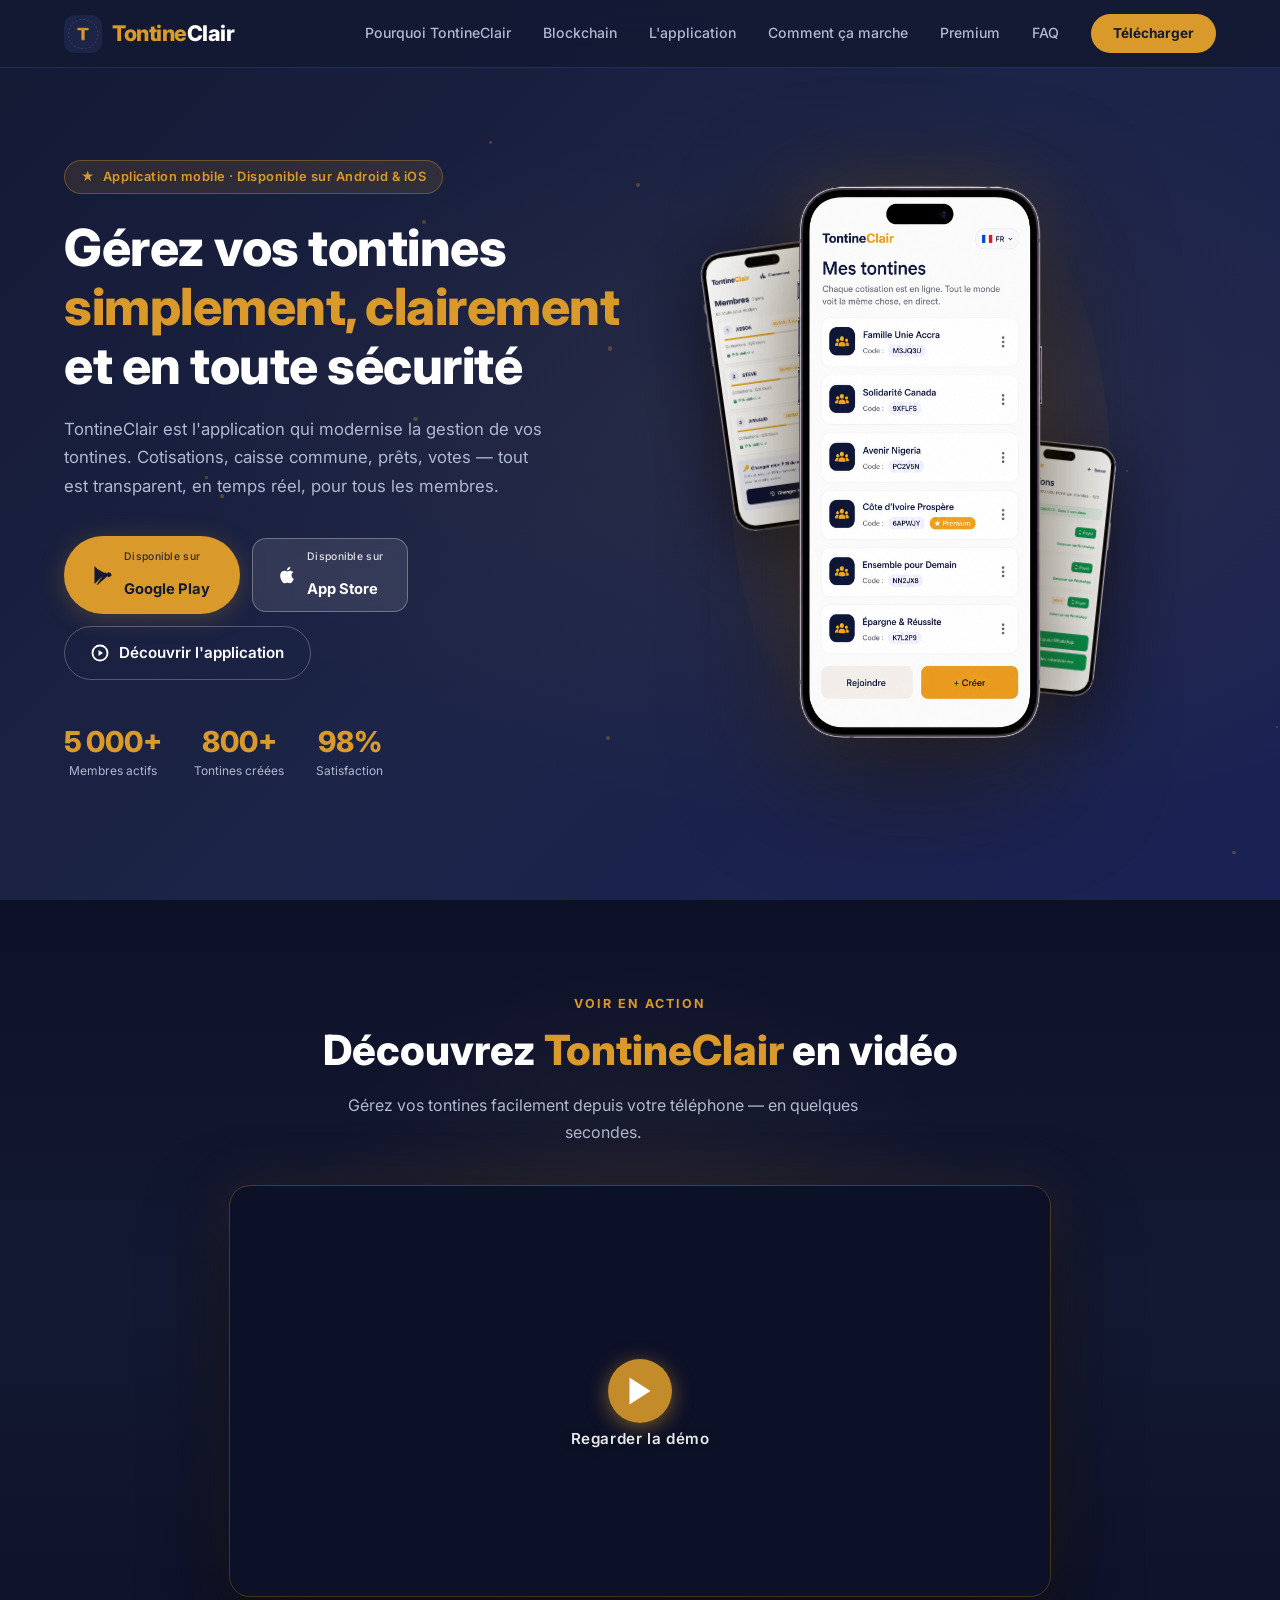
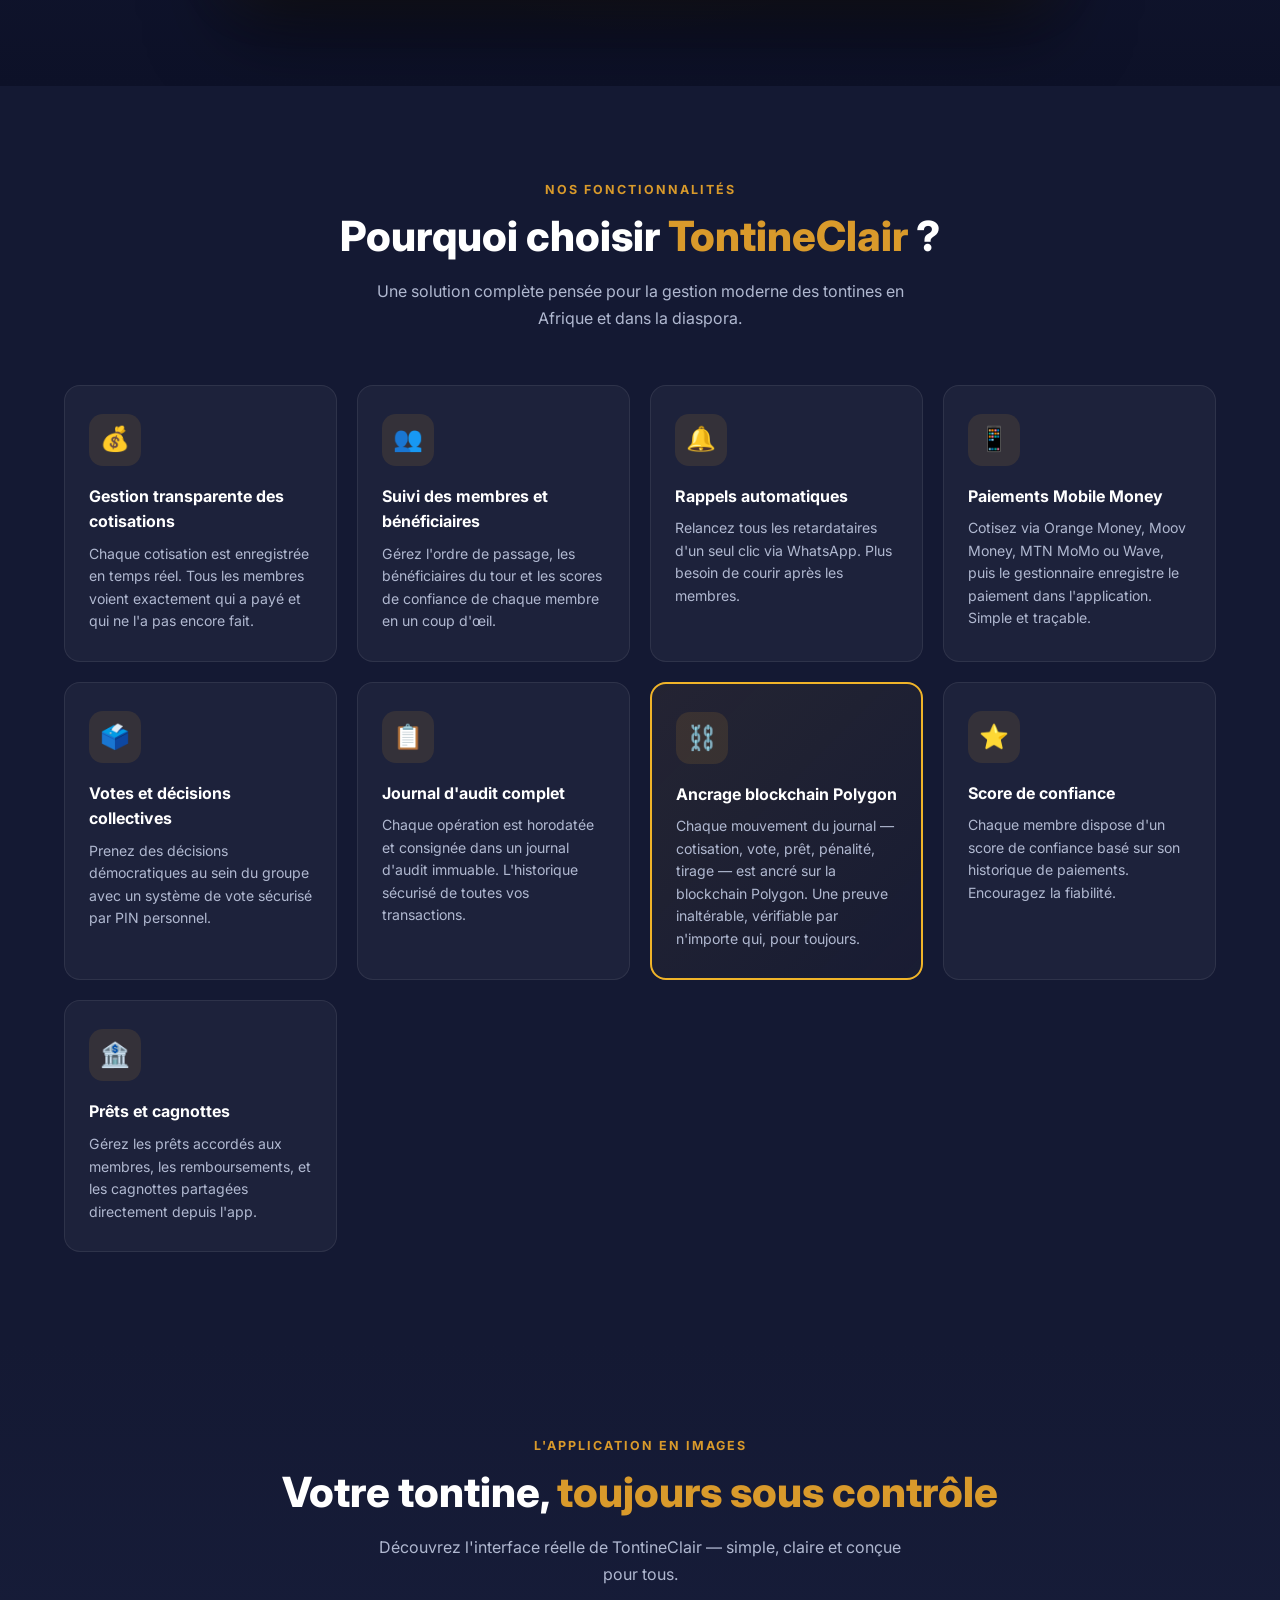
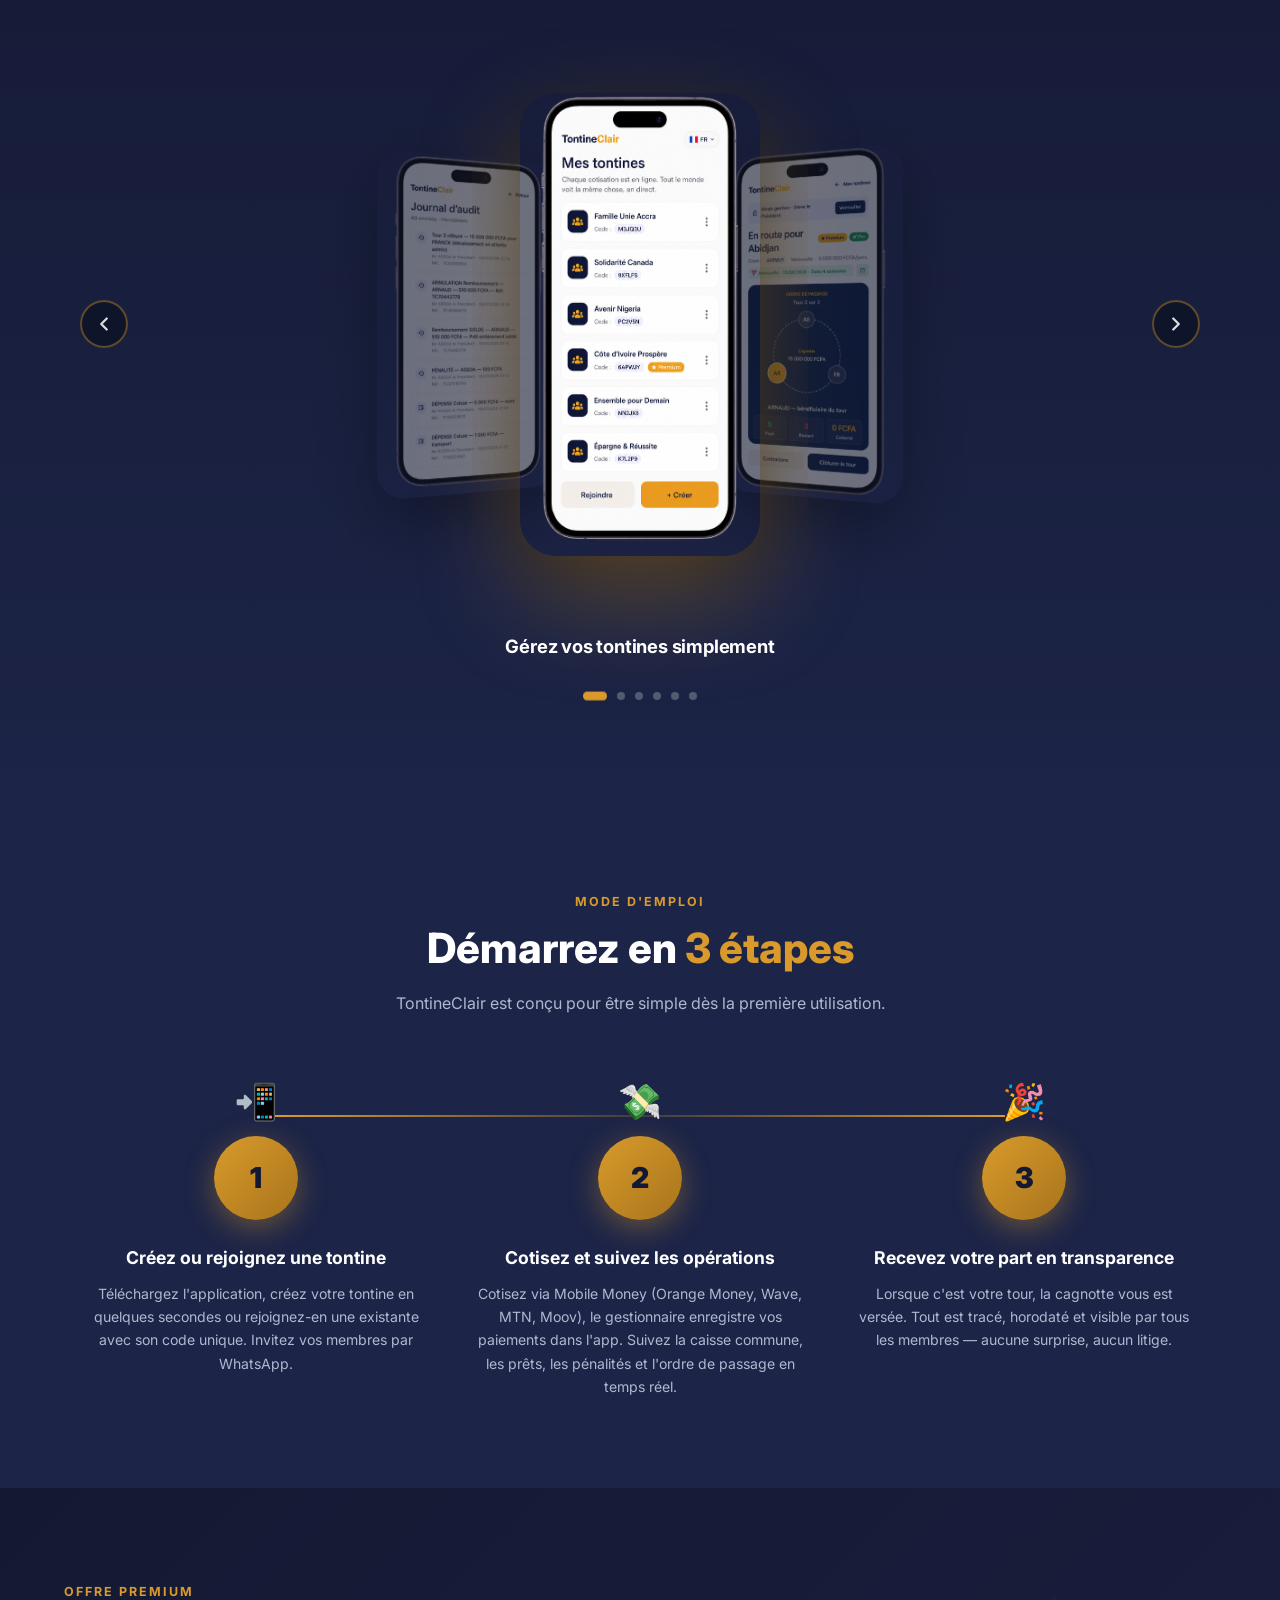
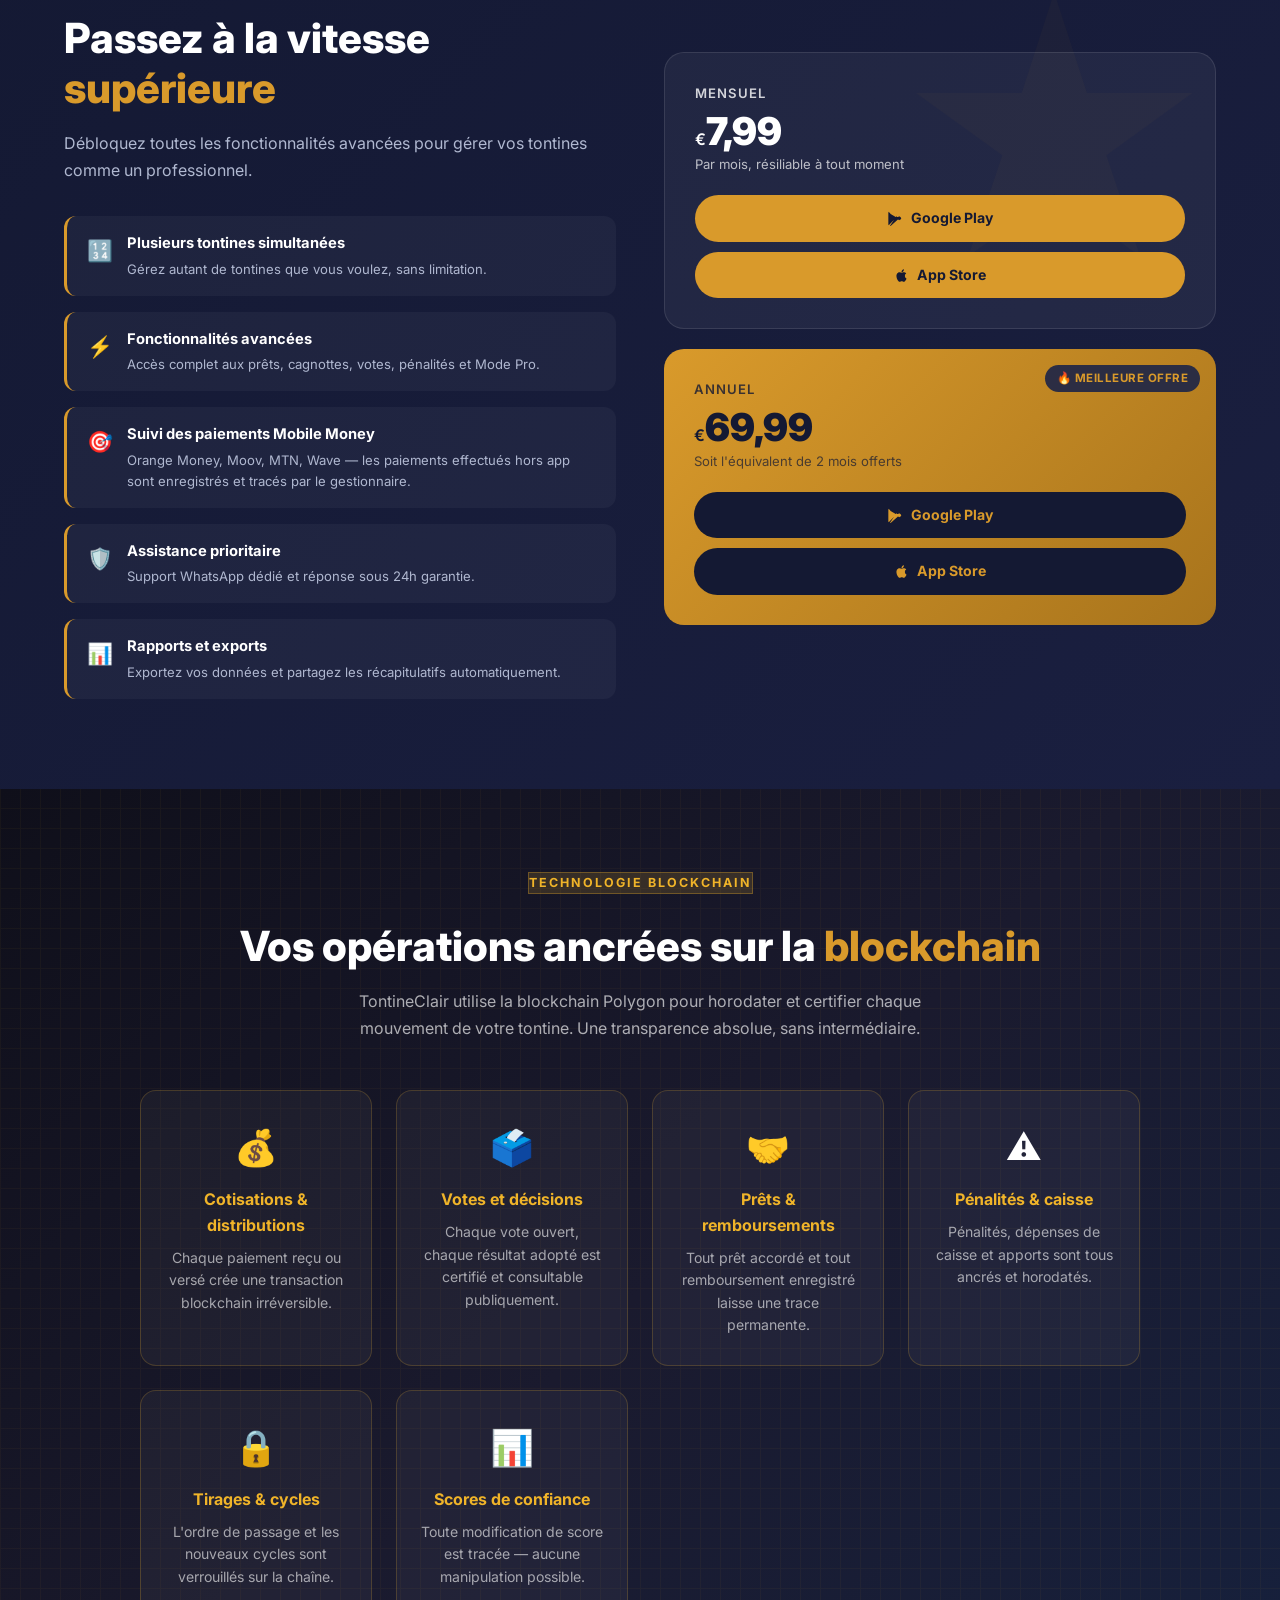
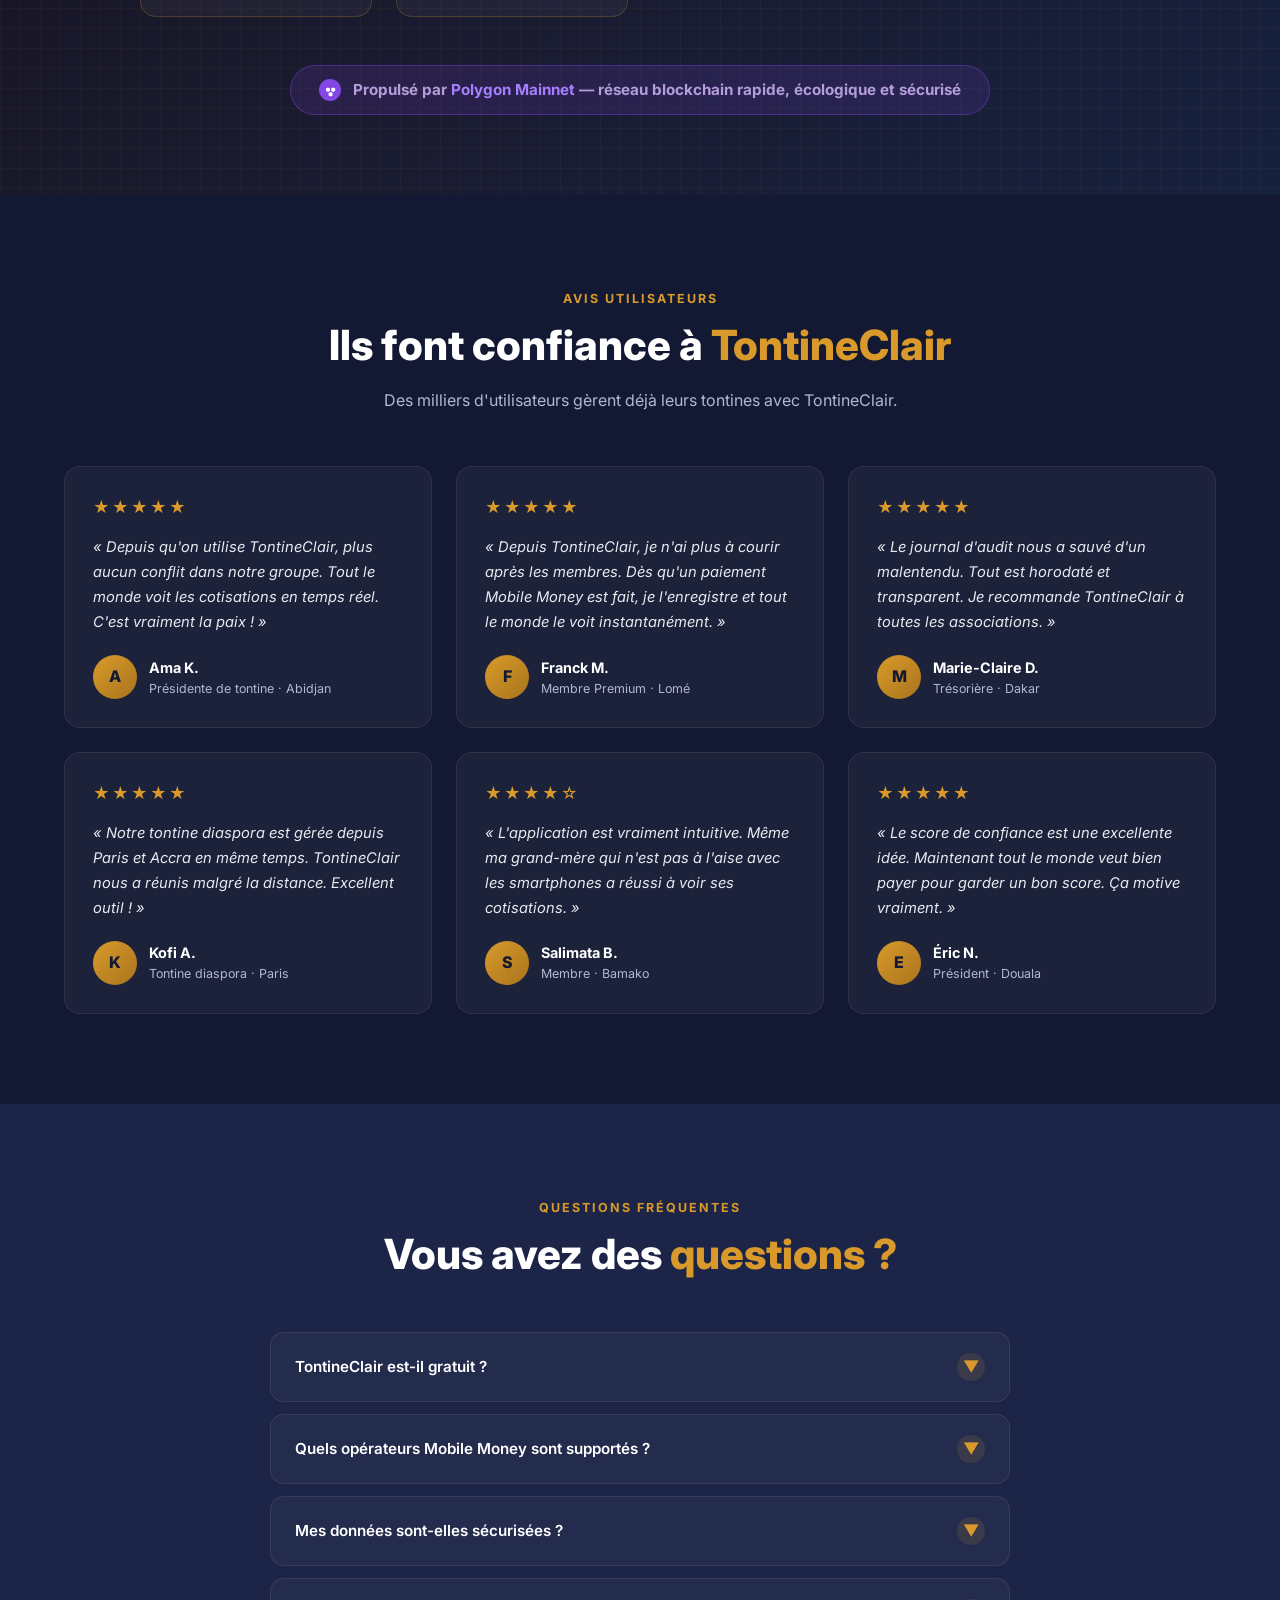
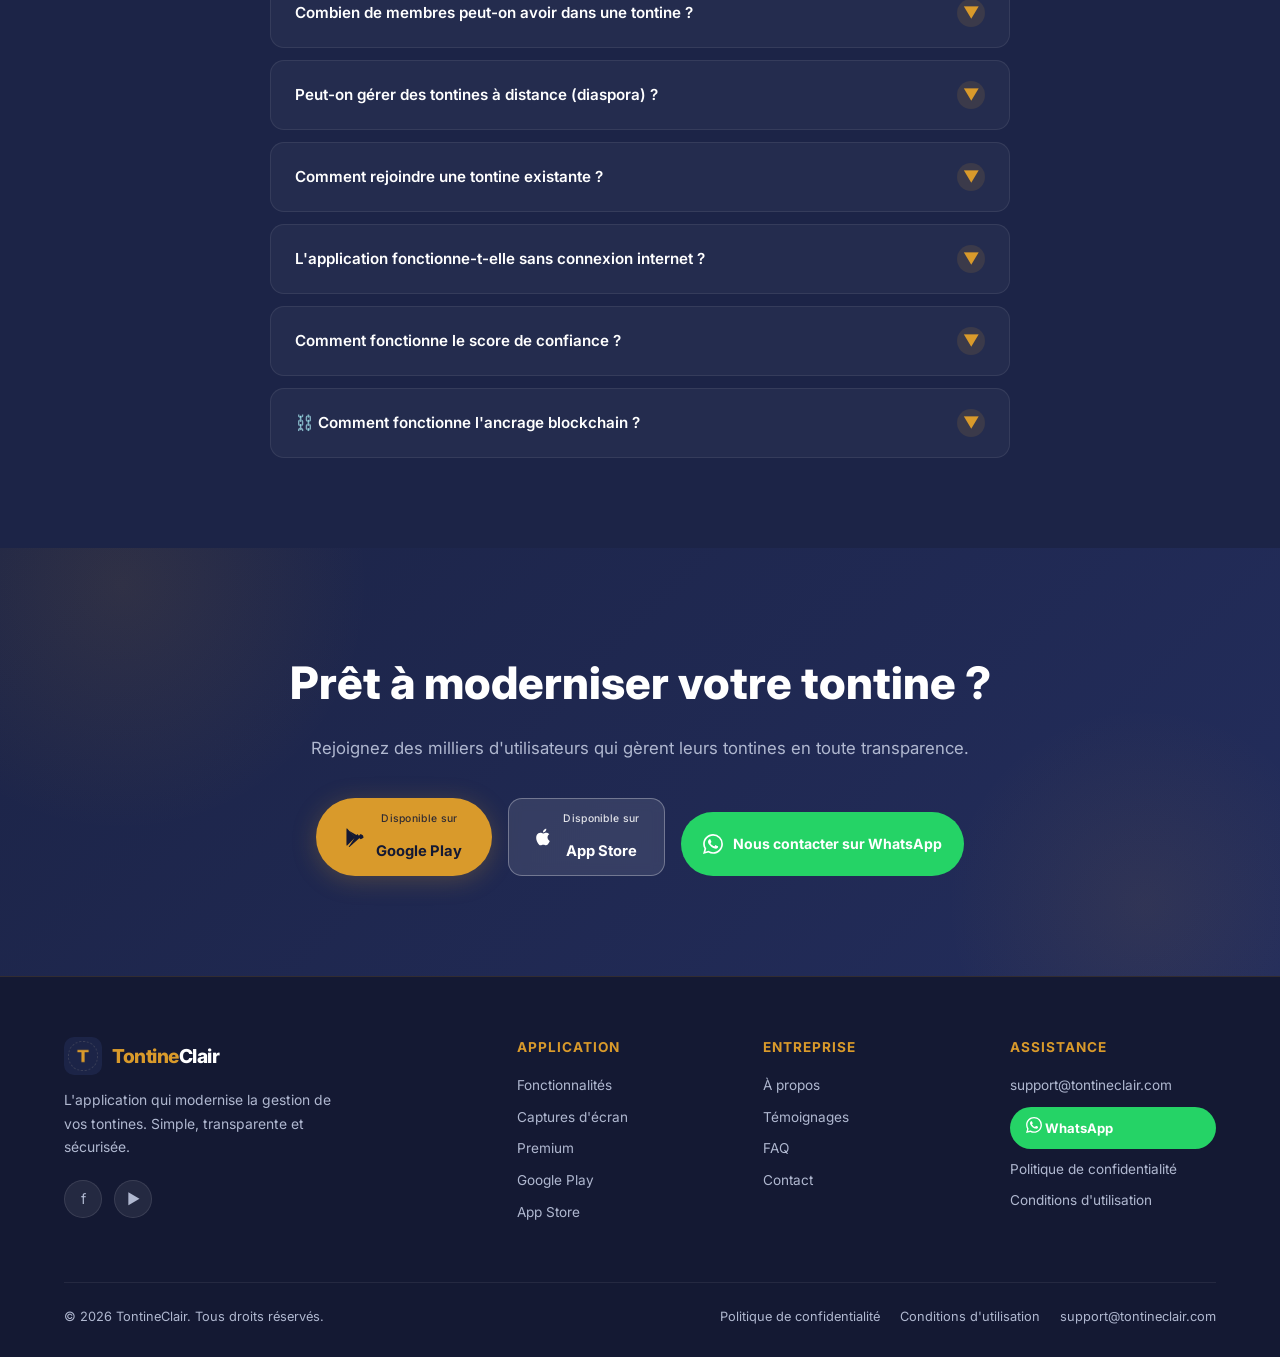
<file: index.html>
<!DOCTYPE html>
<html lang="fr">
<head>
  <meta charset="UTF-8">
  <meta name="viewport" content="width=device-width, initial-scale=1.0">

  <!-- ═══ SEO ═══ -->
  <title>TontineClair – Gérez vos tontines simplement et en toute sécurité</title>
  <meta name="description" content="TontineClair facilite la gestion des cotisations, bénéficiaires, paiements, votes, prêts et cagnottes de vos tontines depuis une application simple et sécurisée.">
  <meta name="keywords" content="tontine, gestion tontine, cotisation, Mobile Money, FCFA, application tontine, Afrique, fintech, blockchain, Polygon, audit blockchain, transparence">
  <meta name="author" content="TontineClair">
  <meta name="robots" content="index, follow">
  <link rel="canonical" href="https://www.tontineclair.com/">

  <!-- ═══ Open Graph / WhatsApp / Réseaux sociaux ═══ -->
  <meta property="og:type"        content="website">
  <meta property="og:url"         content="https://www.tontineclair.com/">
  <meta property="og:title"       content="TontineClair – Gérez vos tontines simplement et en toute sécurité">
  <meta property="og:description" content="TontineClair facilite la gestion des cotisations, bénéficiaires, paiements, votes, prêts et cagnottes de vos tontines depuis une application simple et sécurisée.">
  <meta property="og:image"       content="https://tontineclair.com/assets/images/og_banner.jpg">
  <meta property="og:image:width"  content="1200">
  <meta property="og:image:height" content="630">
  <meta property="og:locale"      content="fr_FR">
  <meta property="og:site_name"   content="TontineClair">

  <meta property="og:image:secure_url" content="https://tontineclair.com/assets/images/og_banner.jpg">

  <meta property="og:image:type"  content="image/jpeg">

  <!-- Twitter Card -->
  <meta name="twitter:card"        content="summary_large_image">
  <meta name="twitter:title"       content="TontineClair – Gérez vos tontines simplement et en toute sécurité">
  <meta name="twitter:description" content="TontineClair facilite la gestion des cotisations, bénéficiaires, paiements, votes, prêts et cagnottes de vos tontines depuis une application simple et sécurisée.">
  <meta name="twitter:image"       content="https://tontineclair.com/assets/images/og_banner.jpg">

  <!-- ═══ Favicon SVG inline ═══ -->
  <link rel="icon" type="image/png" href="assets/images/logo_tc_small.png">
  <link rel="apple-touch-icon" href="assets/images/logo_tc.png">

  <!-- ═══ Styles ═══ -->
  <link rel="stylesheet" href="style.css">

  <!-- Google Fonts -->
  <link rel="preconnect" href="https://fonts.googleapis.com">
  <link href="https://fonts.googleapis.com/css2?family=Inter:wght@400;500;600;700;800;900&display=swap" rel="stylesheet">

  <style>
    body { font-family: 'Inter', 'Segoe UI', Arial, sans-serif; }
  </style>
</head>

<body>

<!-- ══════════════════════════════════════
     NAVBAR
══════════════════════════════════════ -->
<nav class="navbar" id="navbar">
  <a href="#" class="nav-logo">
    <img src="assets/images/logo_tc_small.png" alt="TontineClair" class="nav-logo-img"><span class="nav-brand-name">Tontine<span class="nav-brand-clair">Clair</span></span>
  </a>

  <div class="nav-links" id="navLinks">
    <a href="#pourquoi">Pourquoi TontineClair</a>
    <a href="#blockchain">Blockchain</a>
    <a href="#screenshots">L'application</a>
    <a href="#comment">Comment ça marche</a>
    <a href="#premium">Premium</a>
    <a href="#faq">FAQ</a>
    <a href="#telecharger" class="btn-nav">Télécharger</a>
  </div>

  <button class="nav-toggle" id="navToggle" aria-label="Menu">
    <span></span><span></span><span></span>
  </button>
</nav>

<!-- ══════════════════════════════════════
     HÉRO
══════════════════════════════════════ -->
<section class="hero" id="accueil">
  <div class="hero-particles"></div>

  <div class="hero-content">
    <div class="badge-hero">Application mobile · Disponible sur Android &amp; iOS</div>

    <h1>Gérez vos tontines<br><span class="gold">simplement, clairement</span><br>et en toute sécurité</h1>

    <p class="hero-desc">
      TontineClair est l'application qui modernise la gestion de vos tontines.
      Cotisations, caisse commune, prêts, votes — tout est transparent,
      en temps réel, pour tous les membres.
    </p>

    <div class="hero-btns">
      <a href="https://play.google.com/store/apps/details?id=com.tontineclair.tontine" class="btn-store btn-primary" target="_blank" rel="noopener">
        <svg viewBox="0 0 24 24" fill="currentColor" width="20" height="20"><path d="M3.18 23.76c.3.17.64.24.98.2l13.09-11.76L13.53 8.5 3.18 23.76zM20.5 10.1l-2.84-1.63-3.53 3.17 3.53 3.16 2.87-1.65c.82-.47.82-1.58-.03-2.05zM1.04 1.43C.72 1.8.54 2.32.54 2.96v18.08c0 .64.19 1.16.51 1.53l.08.07L10.9 12.74v-.24L1.12 1.36l-.08.07zM13.53 15.5l3.63-3.26-12.98-7.47 9.35 10.73z"/></svg>
        <span><small>Disponible sur</small><br>Google Play</span>
      </a>
      <a href="https://apps.apple.com/app/tontineclair/id000000000" class="btn-store btn-store-apple" target="_blank" rel="noopener">
        <svg viewBox="0 0 24 24" fill="currentColor" width="20" height="20"><path d="M18.71 19.5c-.83 1.24-1.71 2.45-3.05 2.47-1.34.03-1.77-.79-3.29-.79-1.53 0-2 .77-3.27.82-1.31.05-2.3-1.32-3.14-2.53C4.25 17 2.94 12.45 4.7 9.39c.87-1.52 2.43-2.48 4.12-2.51 1.28-.02 2.5.87 3.29.87.78 0 2.26-1.07 3.8-.91.65.03 2.47.26 3.64 1.98-.09.06-2.17 1.28-2.15 3.81.03 3.02 2.65 4.03 2.68 4.04-.03.07-.42 1.44-1.38 2.83M13 3.5c.73-.83 1.94-1.46 2.94-1.5.13 1.17-.34 2.35-1.04 3.19-.69.85-1.83 1.51-2.95 1.42-.15-1.15.41-2.35 1.05-3.11z"/></svg>
        <span><small>Disponible sur</small><br>App Store</span>
      </a>
      <a href="#screenshots" class="btn-secondary">
        <svg width="18" height="18" viewBox="0 0 24 24" fill="none" stroke="currentColor" stroke-width="2.5"><circle cx="12" cy="12" r="10"/><polygon points="10 8 16 12 10 16 10 8" fill="currentColor" stroke="none"/></svg>
        Découvrir l'application
      </a>
    </div>

    <div class="hero-stats">
      <div class="stat-item">
        <div class="stat-num" data-target="5000" data-suffix="+">0</div>
        <div class="stat-label">Membres actifs</div>
      </div>
      <div class="stat-item">
        <div class="stat-num" data-target="800" data-suffix="+">0</div>
        <div class="stat-label">Tontines créées</div>
      </div>
      <div class="stat-item">
        <div class="stat-num" data-target="98" data-suffix="%">0</div>
        <div class="stat-label">Satisfaction</div>
      </div>
    </div>
  </div>

  <div class="hero-visual">
    <div class="phone-hero-wrap">
      <div class="phone-hero-glow"></div>

      <!-- Téléphone gauche décoratif -->
      <div class="phone-float left">
        <img src="assets/images/screen4_membres.png" alt="Membres TontineClair" loading="lazy">
      </div>

      <!-- Téléphone principal -->
      <div class="phone-hero-frame">
        <img src="assets/images/screen1_mes_tontines.png" alt="Mes tontines – TontineClair">
      </div>

      <!-- Téléphone droit décoratif -->
      <div class="phone-float right">
        <img src="assets/images/screen3_cotisations.png" alt="Cotisations TontineClair" loading="lazy">
      </div>
    </div>
  </div>
</section>

<!-- ══════════════════════════════════════
     SECTION VIDÉO DÉMO
══════════════════════════════════════ -->
<section class="video-demo-section" id="video-demo">
  <div class="video-demo-inner">
    <div class="video-demo-label fade-up">
      <span class="section-label">Voir en action</span>
      <h2 class="section-title">Découvrez <span class="gold">TontineClair</span> en vidéo</h2>
      <p class="section-subtitle">Gérez vos tontines facilement depuis votre téléphone — en quelques secondes.</p>
    </div>
    <div class="video-demo-wrapper fade-up">
      <div class="video-glow"></div>
      <video
        id="demo-video"
        class="demo-video"
        loop
        playsinline
        preload="auto"
      >
        <source src="assets/videos/demo.mp4" type="video/mp4">
        Votre navigateur ne supporte pas la lecture vidéo.
      </video>
      <!-- Grand bouton Play centré visible au départ -->
      <div class="video-play-overlay" id="video-overlay" onclick="startVideo()">
        <div class="video-play-btn visible" id="play-btn">
          <svg width="36" height="36" viewBox="0 0 24 24" fill="white"><polygon points="5 3 19 12 5 21 5 3"/></svg>
        </div>
        <span class="video-play-label">Regarder la démo</span>
      </div>
    </div>
  </div>
</section>

<!-- ══════════════════════════════════════
     POURQUOI TONTINECLAIR
══════════════════════════════════════ -->
<section class="why" id="pourquoi">
  <div class="text-center fade-up">
    <span class="section-label">Nos fonctionnalités</span>
    <h2 class="section-title">Pourquoi choisir <span class="gold">TontineClair</span>&nbsp;?</h2>
    <p class="section-subtitle">Une solution complète pensée pour la gestion moderne des tontines en Afrique et dans la diaspora.</p>
  </div>

  <div class="features-grid">

    <div class="feature-card fade-up">
      <div class="feature-icon">💰</div>
      <h3>Gestion transparente des cotisations</h3>
      <p>Chaque cotisation est enregistrée en temps réel. Tous les membres voient exactement qui a payé et qui ne l'a pas encore fait.</p>
    </div>

    <div class="feature-card fade-up">
      <div class="feature-icon">👥</div>
      <h3>Suivi des membres et bénéficiaires</h3>
      <p>Gérez l'ordre de passage, les bénéficiaires du tour et les scores de confiance de chaque membre en un coup d'œil.</p>
    </div>

    <div class="feature-card fade-up">
      <div class="feature-icon">🔔</div>
      <h3>Rappels automatiques</h3>
      <p>Relancez tous les retardataires d'un seul clic via WhatsApp. Plus besoin de courir après les membres.</p>
    </div>

    <div class="feature-card fade-up">
      <div class="feature-icon">📱</div>
      <h3>Paiements Mobile Money</h3>
      <p>Cotisez via Orange Money, Moov Money, MTN MoMo ou Wave, puis le gestionnaire enregistre le paiement dans l'application. Simple et traçable.</p>
    </div>

    <div class="feature-card fade-up">
      <div class="feature-icon">🗳️</div>
      <h3>Votes et décisions collectives</h3>
      <p>Prenez des décisions démocratiques au sein du groupe avec un système de vote sécurisé par PIN personnel.</p>
    </div>

    <div class="feature-card fade-up">
      <div class="feature-icon">📋</div>
      <h3>Journal d'audit complet</h3>
      <p>Chaque opération est horodatée et consignée dans un journal d'audit immuable. L'historique sécurisé de toutes vos transactions.</p>
    </div>

    <div class="feature-card fade-up" style="border:2px solid #f0b429;background:linear-gradient(135deg,rgba(240,180,41,0.07) 0%,rgba(240,180,41,0.02) 100%)">
      <div class="feature-icon">⛓️</div>
      <h3>Ancrage blockchain Polygon</h3>
      <p>Chaque mouvement du journal — cotisation, vote, prêt, pénalité, tirage — est ancré sur la blockchain Polygon. Une preuve inaltérable, vérifiable par n'importe qui, pour toujours.</p>
    </div>

    <div class="feature-card fade-up">
      <div class="feature-icon">⭐</div>
      <h3>Score de confiance</h3>
      <p>Chaque membre dispose d'un score de confiance basé sur son historique de paiements. Encouragez la fiabilité.</p>
    </div>

    <div class="feature-card fade-up">
      <div class="feature-icon">🏦</div>
      <h3>Prêts et cagnottes</h3>
      <p>Gérez les prêts accordés aux membres, les remboursements, et les cagnottes partagées directement depuis l'app.</p>
    </div>

  </div>
</section>

<!-- ══════════════════════════════════════
     SCREENSHOTS RÉELS
══════════════════════════════════════ -->
<section class="screenshots" id="screenshots">
  <div class="text-center fade-up">
    <span class="section-label">L'application en images</span>
    <h2 class="section-title">Votre tontine, <span class="gold">toujours sous contrôle</span></h2>
    <p class="section-subtitle">Découvrez l'interface réelle de TontineClair — simple, claire et conçue pour tous.</p>
  </div>

  <!-- ── Coverflow Premium ── -->
  <div class="coverflow-scene" id="coverflowScene">

    <!-- Flèche gauche -->
    <button class="cf-arrow cf-arrow-left" id="cfPrev" aria-label="Précédent">
      <svg viewBox="0 0 24 24" fill="none" stroke="currentColor" stroke-width="2.5" stroke-linecap="round" stroke-linejoin="round"><polyline points="15 18 9 12 15 6"/></svg>
    </button>

    <!-- Scène 3D -->
    <div class="cf-stage" id="cfStage">
      <div class="cf-slide" data-index="0">
        <div class="cf-phone">
          <img src="assets/images/screen1_mes_tontines.png" alt="Mes tontines" loading="lazy">
        </div>
      </div>
      <div class="cf-slide" data-index="1">
        <div class="cf-phone">
          <img src="assets/images/screen2_detail_tontine.png" alt="Détail tontine" loading="lazy">
        </div>
      </div>
      <div class="cf-slide" data-index="2">
        <div class="cf-phone">
          <img src="assets/images/screen3_cotisations.png" alt="Cotisations" loading="lazy">
        </div>
      </div>
      <div class="cf-slide" data-index="3">
        <div class="cf-phone">
          <img src="assets/images/screen4_membres.png" alt="Membres" loading="lazy">
        </div>
      </div>
      <div class="cf-slide" data-index="4">
        <div class="cf-phone">
          <img src="assets/images/screen5_caisse.png" alt="Caisse commune" loading="lazy">
        </div>
      </div>
      <div class="cf-slide" data-index="5">
        <div class="cf-phone">
          <img src="assets/images/screen6_audit.png" alt="Journal d'audit" loading="lazy">
        </div>
      </div>
    </div>

    <!-- Flèche droite -->
    <button class="cf-arrow cf-arrow-right" id="cfNext" aria-label="Suivant">
      <svg viewBox="0 0 24 24" fill="none" stroke="currentColor" stroke-width="2.5" stroke-linecap="round" stroke-linejoin="round"><polyline points="9 18 15 12 9 6"/></svg>
    </button>

  </div><!-- /coverflow-scene -->

  <!-- Caption sous le carrousel -->
  <div class="cf-caption-wrap">
    <p class="cf-caption" id="cfCaption">Gérez vos tontines simplement</p>
  </div>

  <!-- Indicateurs -->
  <div class="cf-dots" id="cfDots">
    <button class="cf-dot active" data-goto="0" aria-label="Écran 1"></button>
    <button class="cf-dot" data-goto="1" aria-label="Écran 2"></button>
    <button class="cf-dot" data-goto="2" aria-label="Écran 3"></button>
    <button class="cf-dot" data-goto="3" aria-label="Écran 4"></button>
    <button class="cf-dot" data-goto="4" aria-label="Écran 5"></button>
    <button class="cf-dot" data-goto="5" aria-label="Écran 6"></button>
  </div>
</section>

<!-- ══════════════════════════════════════
     COMMENT ÇA MARCHE
══════════════════════════════════════ -->
<section class="how" id="comment">
  <div class="text-center fade-up">
    <span class="section-label">Mode d'emploi</span>
    <h2 class="section-title">Démarrez en <span class="gold">3 étapes</span></h2>
    <p class="section-subtitle">TontineClair est conçu pour être simple dès la première utilisation.</p>
  </div>

  <div class="steps-container">
    <div class="step">
      <div class="step-icon">📲</div>
      <div class="step-num">1</div>
      <h3>Créez ou rejoignez une tontine</h3>
      <p>Téléchargez l'application, créez votre tontine en quelques secondes ou rejoignez-en une existante avec son code unique. Invitez vos membres par WhatsApp.</p>
    </div>

    <div class="step">
      <div class="step-icon">💸</div>
      <div class="step-num">2</div>
      <h3>Cotisez et suivez les opérations</h3>
      <p>Cotisez via Mobile Money (Orange Money, Wave, MTN, Moov), le gestionnaire enregistre vos paiements dans l'app. Suivez la caisse commune, les prêts, les pénalités et l'ordre de passage en temps réel.</p>
    </div>

    <div class="step">
      <div class="step-icon">🎉</div>
      <div class="step-num">3</div>
      <h3>Recevez votre part en transparence</h3>
      <p>Lorsque c'est votre tour, la cagnotte vous est versée. Tout est tracé, horodaté et visible par tous les membres — aucune surprise, aucun litige.</p>
    </div>
  </div>
</section>

<!-- ══════════════════════════════════════
     PREMIUM
══════════════════════════════════════ -->
<section class="premium" id="premium">
  <div class="premium-grid">

    <div>
      <span class="section-label fade-up">Offre Premium</span>
      <h2 class="section-title fade-up">Passez à la vitesse <span class="gold">supérieure</span></h2>
      <p class="section-subtitle fade-up">Débloquez toutes les fonctionnalités avancées pour gérer vos tontines comme un professionnel.</p>

      <div class="premium-features">
        <div class="premium-feat fade-up">
          <div class="premium-feat-icon">🔢</div>
          <div>
            <h4>Plusieurs tontines simultanées</h4>
            <p>Gérez autant de tontines que vous voulez, sans limitation.</p>
          </div>
        </div>
        <div class="premium-feat fade-up">
          <div class="premium-feat-icon">⚡</div>
          <div>
            <h4>Fonctionnalités avancées</h4>
            <p>Accès complet aux prêts, cagnottes, votes, pénalités et Mode Pro.</p>
          </div>
        </div>
        <div class="premium-feat fade-up">
          <div class="premium-feat-icon">🎯</div>
          <div>
            <h4>Suivi des paiements Mobile Money</h4>
            <p>Orange Money, Moov, MTN, Wave — les paiements effectués hors app sont enregistrés et tracés par le gestionnaire.</p>
          </div>
        </div>
        <div class="premium-feat fade-up">
          <div class="premium-feat-icon">🛡️</div>
          <div>
            <h4>Assistance prioritaire</h4>
            <p>Support WhatsApp dédié et réponse sous 24h garantie.</p>
          </div>
        </div>
        <div class="premium-feat fade-up">
          <div class="premium-feat-icon">📊</div>
          <div>
            <h4>Rapports et exports</h4>
            <p>Exportez vos données et partagez les récapitulatifs automatiquement.</p>
          </div>
        </div>
      </div>
    </div>

    <div class="premium-cards">
      <div class="price-card standard fade-up">
        <div class="price-period">Mensuel</div>
        <div class="price-amount"><span>€</span>7,99</div>
        <div class="price-desc">Par mois, résiliable à tout moment</div>
        <div class="price-store-btns">
          <a href="https://play.google.com/store/apps/details?id=com.tontineclair.tontine" class="price-cta" target="_blank" rel="noopener">
            <svg width="15" height="15" viewBox="0 0 24 24" fill="currentColor"><path d="M3.18 23.76c.3.17.64.24.98.2l13.09-11.76L13.53 8.5 3.18 23.76zM20.5 10.1l-2.84-1.63-3.53 3.17 3.53 3.16 2.87-1.65c.82-.47.82-1.58-.03-2.05zM1.04 1.43C.72 1.8.54 2.32.54 2.96v18.08c0 .64.19 1.16.51 1.53l.08.07L10.9 12.74v-.24L1.12 1.36l-.08.07zM13.53 15.5l3.63-3.26-12.98-7.47 9.35 10.73z"/></svg>
            Google Play
          </a>
          <a href="https://apps.apple.com/app/tontineclair/id000000000" class="price-cta price-cta-alt" target="_blank" rel="noopener">
            <svg width="15" height="15" viewBox="0 0 24 24" fill="currentColor"><path d="M18.71 19.5c-.83 1.24-1.71 2.45-3.05 2.47-1.34.03-1.77-.79-3.29-.79-1.53 0-2 .77-3.27.82-1.31.05-2.3-1.32-3.14-2.53C4.25 17 2.94 12.45 4.7 9.39c.87-1.52 2.43-2.48 4.12-2.51 1.28-.02 2.5.87 3.29.87.78 0 2.26-1.07 3.8-.91.65.03 2.47.26 3.64 1.98-.09.06-2.17 1.28-2.15 3.81.03 3.02 2.65 4.03 2.68 4.04-.03.07-.42 1.44-1.38 2.83M13 3.5c.73-.83 1.94-1.46 2.94-1.5.13 1.17-.34 2.35-1.04 3.19-.69.85-1.83 1.51-2.95 1.42-.15-1.15.41-2.35 1.05-3.11z"/></svg>
            App Store
          </a>
        </div>
      </div>

      <div class="price-card annuel fade-up">
        <div class="price-badge">🔥 MEILLEURE OFFRE</div>
        <div class="price-period">Annuel</div>
        <div class="price-amount"><span>€</span>69,99</div>
        <div class="price-desc">Soit l'équivalent de 2 mois offerts</div>
        <div class="price-store-btns">
          <a href="https://play.google.com/store/apps/details?id=com.tontineclair.tontine" class="price-cta" target="_blank" rel="noopener">
            <svg width="15" height="15" viewBox="0 0 24 24" fill="currentColor"><path d="M3.18 23.76c.3.17.64.24.98.2l13.09-11.76L13.53 8.5 3.18 23.76zM20.5 10.1l-2.84-1.63-3.53 3.17 3.53 3.16 2.87-1.65c.82-.47.82-1.58-.03-2.05zM1.04 1.43C.72 1.8.54 2.32.54 2.96v18.08c0 .64.19 1.16.51 1.53l.08.07L10.9 12.74v-.24L1.12 1.36l-.08.07zM13.53 15.5l3.63-3.26-12.98-7.47 9.35 10.73z"/></svg>
            Google Play
          </a>
          <a href="https://apps.apple.com/app/tontineclair/id000000000" class="price-cta price-cta-alt" target="_blank" rel="noopener">
            <svg width="15" height="15" viewBox="0 0 24 24" fill="currentColor"><path d="M18.71 19.5c-.83 1.24-1.71 2.45-3.05 2.47-1.34.03-1.77-.79-3.29-.79-1.53 0-2 .77-3.27.82-1.31.05-2.3-1.32-3.14-2.53C4.25 17 2.94 12.45 4.7 9.39c.87-1.52 2.43-2.48 4.12-2.51 1.28-.02 2.5.87 3.29.87.78 0 2.26-1.07 3.8-.91.65.03 2.47.26 3.64 1.98-.09.06-2.17 1.28-2.15 3.81.03 3.02 2.65 4.03 2.68 4.04-.03.07-.42 1.44-1.38 2.83M13 3.5c.73-.83 1.94-1.46 2.94-1.5.13 1.17-.34 2.35-1.04 3.19-.69.85-1.83 1.51-2.95 1.42-.15-1.15.41-2.35 1.05-3.11z"/></svg>
            App Store
          </a>
        </div>
      </div>
    </div>

  </div>
</section>

<!-- ══════════════════════════════════════
     BLOCKCHAIN TRUST BANNER
══════════════════════════════════════ -->
<section class="blockchain-trust" id="blockchain" style="background:linear-gradient(135deg,#0f0f1a 0%,#1a1a2e 50%,#16213e 100%);padding:80px 20px;overflow:hidden;position:relative">

  <!-- Décor particules blockchain -->
  <div style="position:absolute;top:0;left:0;right:0;bottom:0;opacity:0.04;background-image:repeating-linear-gradient(0deg,#f0b429 0,#f0b429 1px,transparent 0,transparent 50%),repeating-linear-gradient(90deg,#f0b429 0,#f0b429 1px,transparent 0,transparent 50%);background-size:40px 40px;pointer-events:none"></div>

  <div class="text-center fade-up" style="position:relative;z-index:1">
    <span class="section-label" style="background:rgba(240,180,41,0.15);color:#f0b429;border:1px solid rgba(240,180,41,0.3)">Technologie blockchain</span>
    <h2 class="section-title" style="color:#fff;margin-top:16px">Vos opérations ancrées sur la <span class="gold">blockchain</span></h2>
    <p class="section-subtitle" style="color:rgba(255,255,255,0.65);max-width:640px;margin:0 auto">TontineClair utilise la blockchain Polygon pour horodater et certifier chaque mouvement de votre tontine. Une transparence absolue, sans intermédiaire.</p>
  </div>

  <div style="display:grid;grid-template-columns:repeat(auto-fit,minmax(220px,1fr));gap:24px;max-width:1000px;margin:48px auto 0;position:relative;z-index:1">

    <div class="fade-up" style="background:rgba(255,255,255,0.04);border:1px solid rgba(240,180,41,0.2);border-radius:16px;padding:28px 24px;text-align:center">
      <div style="font-size:2.2rem;margin-bottom:12px">💰</div>
      <h4 style="color:#f0b429;margin:0 0 8px;font-size:1rem">Cotisations &amp; distributions</h4>
      <p style="color:rgba(255,255,255,0.6);font-size:0.88rem;margin:0">Chaque paiement reçu ou versé crée une transaction blockchain irréversible.</p>
    </div>

    <div class="fade-up" style="background:rgba(255,255,255,0.04);border:1px solid rgba(240,180,41,0.2);border-radius:16px;padding:28px 24px;text-align:center">
      <div style="font-size:2.2rem;margin-bottom:12px">🗳️</div>
      <h4 style="color:#f0b429;margin:0 0 8px;font-size:1rem">Votes et décisions</h4>
      <p style="color:rgba(255,255,255,0.6);font-size:0.88rem;margin:0">Chaque vote ouvert, chaque résultat adopté est certifié et consultable publiquement.</p>
    </div>

    <div class="fade-up" style="background:rgba(255,255,255,0.04);border:1px solid rgba(240,180,41,0.2);border-radius:16px;padding:28px 24px;text-align:center">
      <div style="font-size:2.2rem;margin-bottom:12px">🤝</div>
      <h4 style="color:#f0b429;margin:0 0 8px;font-size:1rem">Prêts &amp; remboursements</h4>
      <p style="color:rgba(255,255,255,0.6);font-size:0.88rem;margin:0">Tout prêt accordé et tout remboursement enregistré laisse une trace permanente.</p>
    </div>

    <div class="fade-up" style="background:rgba(255,255,255,0.04);border:1px solid rgba(240,180,41,0.2);border-radius:16px;padding:28px 24px;text-align:center">
      <div style="font-size:2.2rem;margin-bottom:12px">⚠️</div>
      <h4 style="color:#f0b429;margin:0 0 8px;font-size:1rem">Pénalités &amp; caisse</h4>
      <p style="color:rgba(255,255,255,0.6);font-size:0.88rem;margin:0">Pénalités, dépenses de caisse et apports sont tous ancrés et horodatés.</p>
    </div>

    <div class="fade-up" style="background:rgba(255,255,255,0.04);border:1px solid rgba(240,180,41,0.2);border-radius:16px;padding:28px 24px;text-align:center">
      <div style="font-size:2.2rem;margin-bottom:12px">🔒</div>
      <h4 style="color:#f0b429;margin:0 0 8px;font-size:1rem">Tirages &amp; cycles</h4>
      <p style="color:rgba(255,255,255,0.6);font-size:0.88rem;margin:0">L'ordre de passage et les nouveaux cycles sont verrouillés sur la chaîne.</p>
    </div>

    <div class="fade-up" style="background:rgba(255,255,255,0.04);border:1px solid rgba(240,180,41,0.2);border-radius:16px;padding:28px 24px;text-align:center">
      <div style="font-size:2.2rem;margin-bottom:12px">📊</div>
      <h4 style="color:#f0b429;margin:0 0 8px;font-size:1rem">Scores de confiance</h4>
      <p style="color:rgba(255,255,255,0.6);font-size:0.88rem;margin:0">Toute modification de score est tracée — aucune manipulation possible.</p>
    </div>

  </div>

  <!-- Badge Polygon -->
  <div class="fade-up" style="text-align:center;margin-top:48px;position:relative;z-index:1">
    <div style="display:inline-flex;align-items:center;gap:12px;background:rgba(130,71,229,0.15);border:1px solid rgba(130,71,229,0.4);border-radius:50px;padding:12px 28px">
      <svg width="22" height="22" viewBox="0 0 38 38" fill="none"><circle cx="19" cy="19" r="19" fill="#8247E5"/><path d="M24.5 14.5l-3.5 2v4l3.5 2 3.5-2v-4l-3.5-2zm-9 0l-3.5 2v4l3.5 2 3.5-2v-4l-3.5-2zm4.5 7.8l-3.5 2v4l3.5 2 3.5-2v-4l-3.5-2z" fill="#fff"/></svg>
      <span style="color:#b39ddb;font-weight:700;font-size:0.95rem">Propulsé par <span style="color:#a67eff">Polygon Mainnet</span> — réseau blockchain rapide, écologique et sécurisé</span>
    </div>
  </div>

</section>

<!-- ══════════════════════════════════════
     TÉMOIGNAGES
══════════════════════════════════════ -->
<section class="testimonials" id="temoignages">
  <div class="text-center fade-up">
    <span class="section-label">Avis utilisateurs</span>
    <h2 class="section-title">Ils font confiance à <span class="gold">TontineClair</span></h2>
    <p class="section-subtitle">Des milliers d'utilisateurs gèrent déjà leurs tontines avec TontineClair.</p>
  </div>

  <div class="testi-grid">

    <div class="testi-card">
      <div class="testi-stars">★★★★★</div>
      <p class="testi-text">« Depuis qu'on utilise TontineClair, plus aucun conflit dans notre groupe. Tout le monde voit les cotisations en temps réel. C'est vraiment la paix ! »</p>
      <div class="testi-author">
        <div class="testi-avatar">A</div>
        <div>
          <div class="testi-name">Ama K.</div>
          <div class="testi-role">Présidente de tontine · Abidjan</div>
        </div>
      </div>
    </div>

    <div class="testi-card">
      <div class="testi-stars">★★★★★</div>
      <p class="testi-text">« Depuis TontineClair, je n'ai plus à courir après les membres. Dès qu'un paiement Mobile Money est fait, je l'enregistre et tout le monde le voit instantanément. »</p>
      <div class="testi-author">
        <div class="testi-avatar">F</div>
        <div>
          <div class="testi-name">Franck M.</div>
          <div class="testi-role">Membre Premium · Lomé</div>
        </div>
      </div>
    </div>

    <div class="testi-card">
      <div class="testi-stars">★★★★★</div>
      <p class="testi-text">« Le journal d'audit nous a sauvé d'un malentendu. Tout est horodaté et transparent. Je recommande TontineClair à toutes les associations. »</p>
      <div class="testi-author">
        <div class="testi-avatar">M</div>
        <div>
          <div class="testi-name">Marie-Claire D.</div>
          <div class="testi-role">Trésorière · Dakar</div>
        </div>
      </div>
    </div>

    <div class="testi-card">
      <div class="testi-stars">★★★★★</div>
      <p class="testi-text">« Notre tontine diaspora est gérée depuis Paris et Accra en même temps. TontineClair nous a réunis malgré la distance. Excellent outil ! »</p>
      <div class="testi-author">
        <div class="testi-avatar">K</div>
        <div>
          <div class="testi-name">Kofi A.</div>
          <div class="testi-role">Tontine diaspora · Paris</div>
        </div>
      </div>
    </div>

    <div class="testi-card">
      <div class="testi-stars">★★★★☆</div>
      <p class="testi-text">« L'application est vraiment intuitive. Même ma grand-mère qui n'est pas à l'aise avec les smartphones a réussi à voir ses cotisations. »</p>
      <div class="testi-author">
        <div class="testi-avatar">S</div>
        <div>
          <div class="testi-name">Salimata B.</div>
          <div class="testi-role">Membre · Bamako</div>
        </div>
      </div>
    </div>

    <div class="testi-card">
      <div class="testi-stars">★★★★★</div>
      <p class="testi-text">« Le score de confiance est une excellente idée. Maintenant tout le monde veut bien payer pour garder un bon score. Ça motive vraiment. »</p>
      <div class="testi-author">
        <div class="testi-avatar">E</div>
        <div>
          <div class="testi-name">Éric N.</div>
          <div class="testi-role">Président · Douala</div>
        </div>
      </div>
    </div>

  </div>
</section>

<!-- ══════════════════════════════════════
     FAQ
══════════════════════════════════════ -->
<section class="faq" id="faq">
  <div class="text-center fade-up">
    <span class="section-label">Questions fréquentes</span>
    <h2 class="section-title">Vous avez des <span class="gold">questions ?</span></h2>
  </div>

  <div class="faq-list">

    <div class="faq-item">
      <div class="faq-q">
        TontineClair est-il gratuit ?
        <div class="arrow">▼</div>
      </div>
      <div class="faq-a">Oui, TontineClair propose une version gratuite complète pour une tontine. L'abonnement Premium à 7,99 €/mois ou 69,99 €/an débloque la gestion de plusieurs tontines simultanées et toutes les fonctionnalités avancées.</div>
    </div>

    <div class="faq-item">
      <div class="faq-q">
        Quels opérateurs Mobile Money sont supportés ?
        <div class="arrow">▼</div>
      </div>
      <div class="faq-a">TontineClair prend en charge Orange Money, Moov Money, MTN MoMo et Wave. Le membre effectue son paiement Mobile Money directement auprès du gestionnaire, qui l'enregistre ensuite dans l'application. La transaction est immédiatement visible par tous les membres.</div>
    </div>

    <div class="faq-item">
      <div class="faq-q">
        Mes données sont-elles sécurisées ?
        <div class="arrow">▼</div>
      </div>
      <div class="faq-a">Absolument. Toutes vos données sont chiffrées et stockées sur des serveurs sécurisés (Supabase/AWS). Le journal d'audit est immuable et horodaté. Aucune donnée financière n'est jamais partagée avec des tiers.</div>
    </div>

    <div class="faq-item">
      <div class="faq-q">
        Combien de membres peut-on avoir dans une tontine ?
        <div class="arrow">▼</div>
      </div>
      <div class="faq-a">Il n'y a pas de limite stricte au nombre de membres. TontineClair est conçu pour fonctionner aussi bien pour des petits groupes de 3 personnes que pour de grandes associations de plusieurs dizaines de membres.</div>
    </div>

    <div class="faq-item">
      <div class="faq-q">
        Peut-on gérer des tontines à distance (diaspora) ?
        <div class="arrow">▼</div>
      </div>
      <div class="faq-a">Oui ! TontineClair est conçu pour les groupes dispersés géographiquement. Les membres peuvent cotiser depuis n'importe où, les paiements Mobile Money fonctionnent internationalement, et toutes les informations sont synchronisées en temps réel.</div>
    </div>

    <div class="faq-item">
      <div class="faq-q">
        Comment rejoindre une tontine existante ?
        <div class="arrow">▼</div>
      </div>
      <div class="faq-a">Il suffit de télécharger l'application et d'entrer le code unique de la tontine (ex : M3JQ3U) fourni par le président du groupe. Vous avez accès immédiatement à toutes les informations de la tontine.</div>
    </div>

    <div class="faq-item">
      <div class="faq-q">
        L'application fonctionne-t-elle sans connexion internet ?
        <div class="arrow">▼</div>
      </div>
      <div class="faq-a">La consultation des données récentes est disponible hors connexion. Cependant, les paiements, les mises à jour de cotisations et les notifications nécessitent une connexion internet pour être synchronisés en temps réel avec tous les membres.</div>
    </div>

    <div class="faq-item">
      <div class="faq-q">
        Comment fonctionne le score de confiance ?
        <div class="arrow">▼</div>
      </div>
      <div class="faq-a">Le score de confiance (sur 100) est calculé automatiquement en fonction de l'historique de paiements de chaque membre : paiements dans les délais, absence de pénalités, régularité. Il est visible par tous les membres et favorise la discipline collective.</div>
    </div>

    <div class="faq-item">
      <div class="faq-q">
        ⛓️ Comment fonctionne l'ancrage blockchain ?
        <div class="arrow">▼</div>
      </div>
      <div class="faq-a">Chaque opération enregistrée dans le journal — cotisation, vote, prêt, pénalité, tirage, score, cycle — est automatiquement ancrée sur la blockchain <strong>Polygon Mainnet</strong> via un processus non-bloquant. Cela signifie que même en cas de panne du réseau blockchain, votre tontine continue de fonctionner normalement. L'ancrage est une couche de certification supplémentaire : chaque entrée reçoit un identifiant de transaction unique, consultable publiquement et immuable pour toujours.</div>
    </div>

  </div>
</section>

<!-- ══════════════════════════════════════
     CTA TÉLÉCHARGEMENT
══════════════════════════════════════ -->
<section class="cta-download" id="telecharger">
  <h2 class="fade-up">Prêt à moderniser votre tontine ?</h2>
  <p class="fade-up">Rejoignez des milliers d'utilisateurs qui gèrent leurs tontines en toute transparence.</p>
  <div class="cta-btns fade-up">
    <a href="https://play.google.com/store/apps/details?id=com.tontineclair.tontine" class="btn-store btn-primary" target="_blank" rel="noopener">
      <svg width="20" height="20" viewBox="0 0 24 24" fill="currentColor"><path d="M3.18 23.76c.3.17.64.24.98.2l13.09-11.76L13.53 8.5 3.18 23.76zM20.5 10.1l-2.84-1.63-3.53 3.17 3.53 3.16 2.87-1.65c.82-.47.82-1.58-.03-2.05zM1.04 1.43C.72 1.8.54 2.32.54 2.96v18.08c0 .64.19 1.16.51 1.53l.08.07L10.9 12.74v-.24L1.12 1.36l-.08.07zM13.53 15.5l3.63-3.26-12.98-7.47 9.35 10.73z"/></svg>
      <span><small>Disponible sur</small><br>Google Play</span>
    </a>
    <a href="https://apps.apple.com/app/tontineclair/id000000000" class="btn-store btn-store-apple" target="_blank" rel="noopener">
      <svg viewBox="0 0 24 24" fill="currentColor" width="20" height="20"><path d="M18.71 19.5c-.83 1.24-1.71 2.45-3.05 2.47-1.34.03-1.77-.79-3.29-.79-1.53 0-2 .77-3.27.82-1.31.05-2.3-1.32-3.14-2.53C4.25 17 2.94 12.45 4.7 9.39c.87-1.52 2.43-2.48 4.12-2.51 1.28-.02 2.5.87 3.29.87.78 0 2.26-1.07 3.8-.91.65.03 2.47.26 3.64 1.98-.09.06-2.17 1.28-2.15 3.81.03 3.02 2.65 4.03 2.68 4.04-.03.07-.42 1.44-1.38 2.83M13 3.5c.73-.83 1.94-1.46 2.94-1.5.13 1.17-.34 2.35-1.04 3.19-.69.85-1.83 1.51-2.95 1.42-.15-1.15.41-2.35 1.05-3.11z"/></svg>
      <span><small>Disponible sur</small><br>App Store</span>
    </a>
    <a href="https://wa.me/22502432176?text=Bonjour%2C%20je%20souhaite%20en%20savoir%20plus%20sur%20TontineClair" class="whatsapp-btn" target="_blank" rel="noopener">
      <svg width="20" height="20" viewBox="0 0 24 24" fill="currentColor"><path d="M17.472 14.382c-.297-.149-1.758-.867-2.03-.967-.273-.099-.471-.148-.67.15-.197.297-.767.966-.94 1.164-.173.199-.347.223-.644.075-.297-.15-1.255-.463-2.39-1.475-.883-.788-1.48-1.761-1.653-2.059-.173-.297-.018-.458.13-.606.134-.133.298-.347.446-.52.149-.174.198-.298.298-.497.099-.198.05-.371-.025-.52-.075-.149-.669-1.612-.916-2.207-.242-.579-.487-.5-.669-.51-.173-.008-.371-.01-.57-.01-.198 0-.52.074-.792.372-.272.297-1.04 1.016-1.04 2.479 0 1.462 1.065 2.875 1.213 3.074.149.198 2.096 3.2 5.077 4.487.709.306 1.262.489 1.694.625.712.227 1.36.195 1.871.118.571-.085 1.758-.719 2.006-1.413.248-.694.248-1.289.173-1.413-.074-.124-.272-.198-.57-.347m-5.421 7.403h-.004a9.87 9.87 0 01-5.031-1.378l-.361-.214-3.741.982.998-3.648-.235-.374a9.86 9.86 0 01-1.51-5.26c.001-5.45 4.436-9.884 9.888-9.884 2.64 0 5.122 1.03 6.988 2.898a9.825 9.825 0 012.893 6.994c-.003 5.45-4.437 9.884-9.885 9.884m8.413-18.297A11.815 11.815 0 0012.05 0C5.495 0 .16 5.335.157 11.892c0 2.096.547 4.142 1.588 5.945L.057 24l6.305-1.654a11.882 11.882 0 005.683 1.448h.005c6.554 0 11.89-5.335 11.893-11.893a11.821 11.821 0 00-3.48-8.413z"/></svg>
      Nous contacter sur WhatsApp
    </a>
  </div>
</section>

<!-- ══════════════════════════════════════
     FOOTER
══════════════════════════════════════ -->
<footer>
  <div class="footer-grid">

    <div class="footer-brand">
      <div class="nav-logo" style="margin-bottom:0">
        <img src="assets/images/logo_tc_small.png" alt="TontineClair" class="nav-logo-img">
        <span style="font-size:1.2rem;font-weight:800">Tontine<span style="color:#ffffff">Clair</span></span>
      </div>
      <p>L'application qui modernise la gestion de vos tontines. Simple, transparente et sécurisée.</p>
      <div class="footer-socials">
        <a class="social-btn" href="https://www.facebook.com/profile.php?id=61595459365495" aria-label="Facebook" target="_blank" rel="noopener noreferrer">f</a>
        <a class="social-btn" href="https://www.youtube.com/@TontineClair" aria-label="YouTube" target="_blank" rel="noopener noreferrer">▶</a>
      </div>
    </div>

    <div class="footer-col">
      <h4>Application</h4>
      <a href="#pourquoi">Fonctionnalités</a>
      <a href="#screenshots">Captures d'écran</a>
      <a href="#premium">Premium</a>
      <a href="https://play.google.com/store/apps/details?id=com.tontineclair.tontine" target="_blank" rel="noopener">Google Play</a>
      <a href="https://apps.apple.com/app/tontineclair/id000000000" target="_blank" rel="noopener">App Store</a>
    </div>

    <div class="footer-col">
      <h4>Entreprise</h4>
      <a href="#accueil">À propos</a>
      <a href="#temoignages">Témoignages</a>
      <a href="#faq">FAQ</a>
      <a href="mailto:support@tontineclair.com">Contact</a>
    </div>

    <div class="footer-col">
      <h4>Assistance</h4>
      <a href="mailto:support@tontineclair.com">support@tontineclair.com</a>
      <a href="https://wa.me/22502432176?text=Bonjour%2C%20j%27ai%20besoin%20d%27aide%20avec%20TontineClair" target="_blank" rel="noopener" class="whatsapp-btn" style="margin-top:6px;padding:10px 16px;font-size:0.82rem">
        <svg width="16" height="16" viewBox="0 0 24 24" fill="currentColor"><path d="M17.472 14.382c-.297-.149-1.758-.867-2.03-.967-.273-.099-.471-.148-.67.15-.197.297-.767.966-.94 1.164-.173.199-.347.223-.644.075-.297-.15-1.255-.463-2.39-1.475-.883-.788-1.48-1.761-1.653-2.059-.173-.297-.018-.458.13-.606.134-.133.298-.347.446-.52.149-.174.198-.298.298-.497.099-.198.05-.371-.025-.52-.075-.149-.669-1.612-.916-2.207-.242-.579-.487-.5-.669-.51-.173-.008-.371-.01-.57-.01-.198 0-.52.074-.792.372-.272.297-1.04 1.016-1.04 2.479 0 1.462 1.065 2.875 1.213 3.074.149.198 2.096 3.2 5.077 4.487.709.306 1.262.489 1.694.625.712.227 1.36.195 1.871.118.571-.085 1.758-.719 2.006-1.413.248-.694.248-1.289.173-1.413-.074-.124-.272-.198-.57-.347m-5.421 7.403h-.004a9.87 9.87 0 01-5.031-1.378l-.361-.214-3.741.982.998-3.648-.235-.374a9.86 9.86 0 01-1.51-5.26c.001-5.45 4.436-9.884 9.888-9.884 2.64 0 5.122 1.03 6.988 2.898a9.825 9.825 0 012.893 6.994c-.003 5.45-4.437 9.884-9.885 9.884m8.413-18.297A11.815 11.815 0 0012.05 0C5.495 0 .16 5.335.157 11.892c0 2.096.547 4.142 1.588 5.945L.057 24l6.305-1.654a11.882 11.882 0 005.683 1.448h.005c6.554 0 11.89-5.335 11.893-11.893a11.821 11.821 0 00-3.48-8.413z"/></svg>
        WhatsApp
      </a>
      <a href="politique-confidentialite.html">Politique de confidentialité</a>
      <a href="conditions-utilisation.html">Conditions d'utilisation</a>
    </div>

  </div>

  <div class="footer-bottom">
    <div>© <span id="year"></span> TontineClair. Tous droits réservés.</div>
    <div style="display:flex;gap:20px;flex-wrap:wrap;justify-content:center">
      <a href="politique-confidentialite.html">Politique de confidentialité</a>
      <a href="conditions-utilisation.html">Conditions d'utilisation</a>
      <a href="mailto:support@tontineclair.com">support@tontineclair.com</a>
    </div>
  </div>
</footer>

<!-- ── Bouton retour en haut ── -->
<button id="back-to-top" onclick="window.scrollTo({top:0,behavior:'smooth'})" aria-label="Retour en haut">
  <svg width="22" height="22" viewBox="0 0 24 24" fill="none" stroke="currentColor" stroke-width="2.5" stroke-linecap="round" stroke-linejoin="round">
    <polyline points="18 15 12 9 6 15"/>
  </svg>
</button>

<script src="script.js"></script>
</body>
</html>
</file>
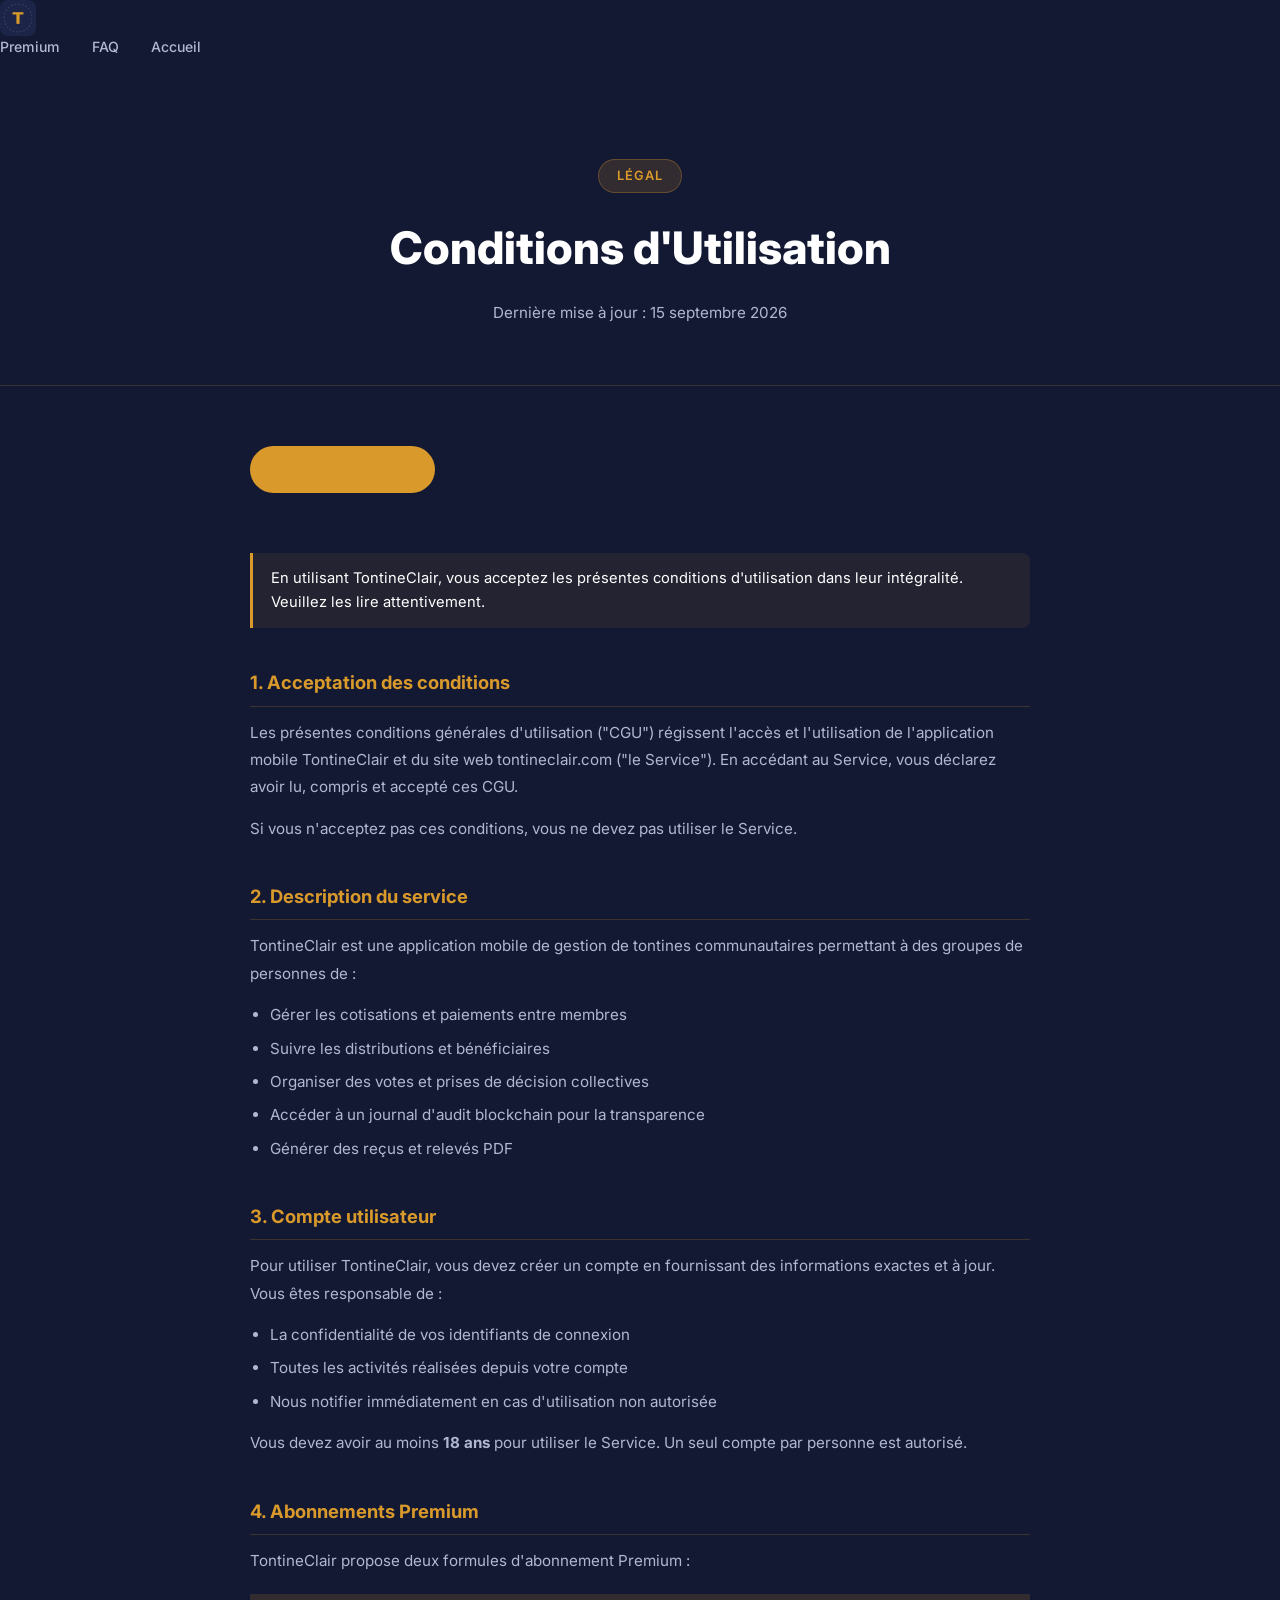
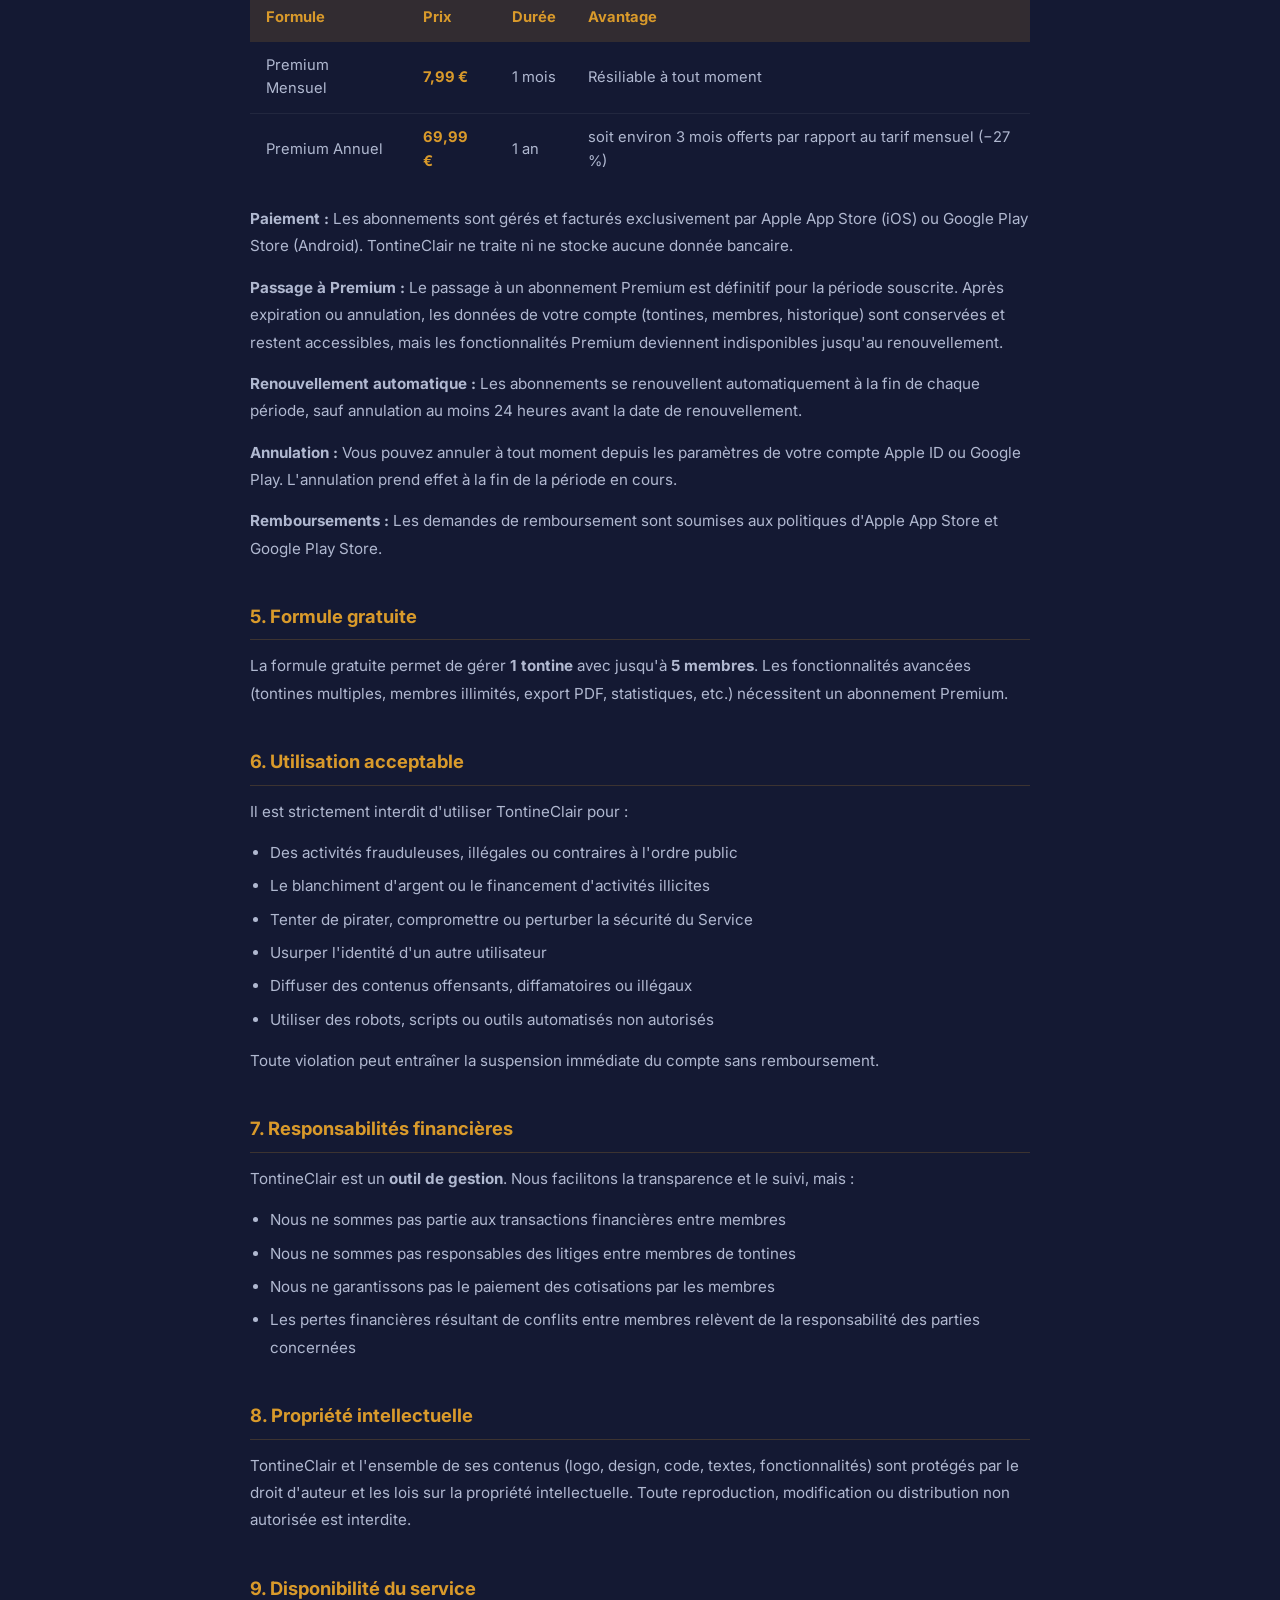
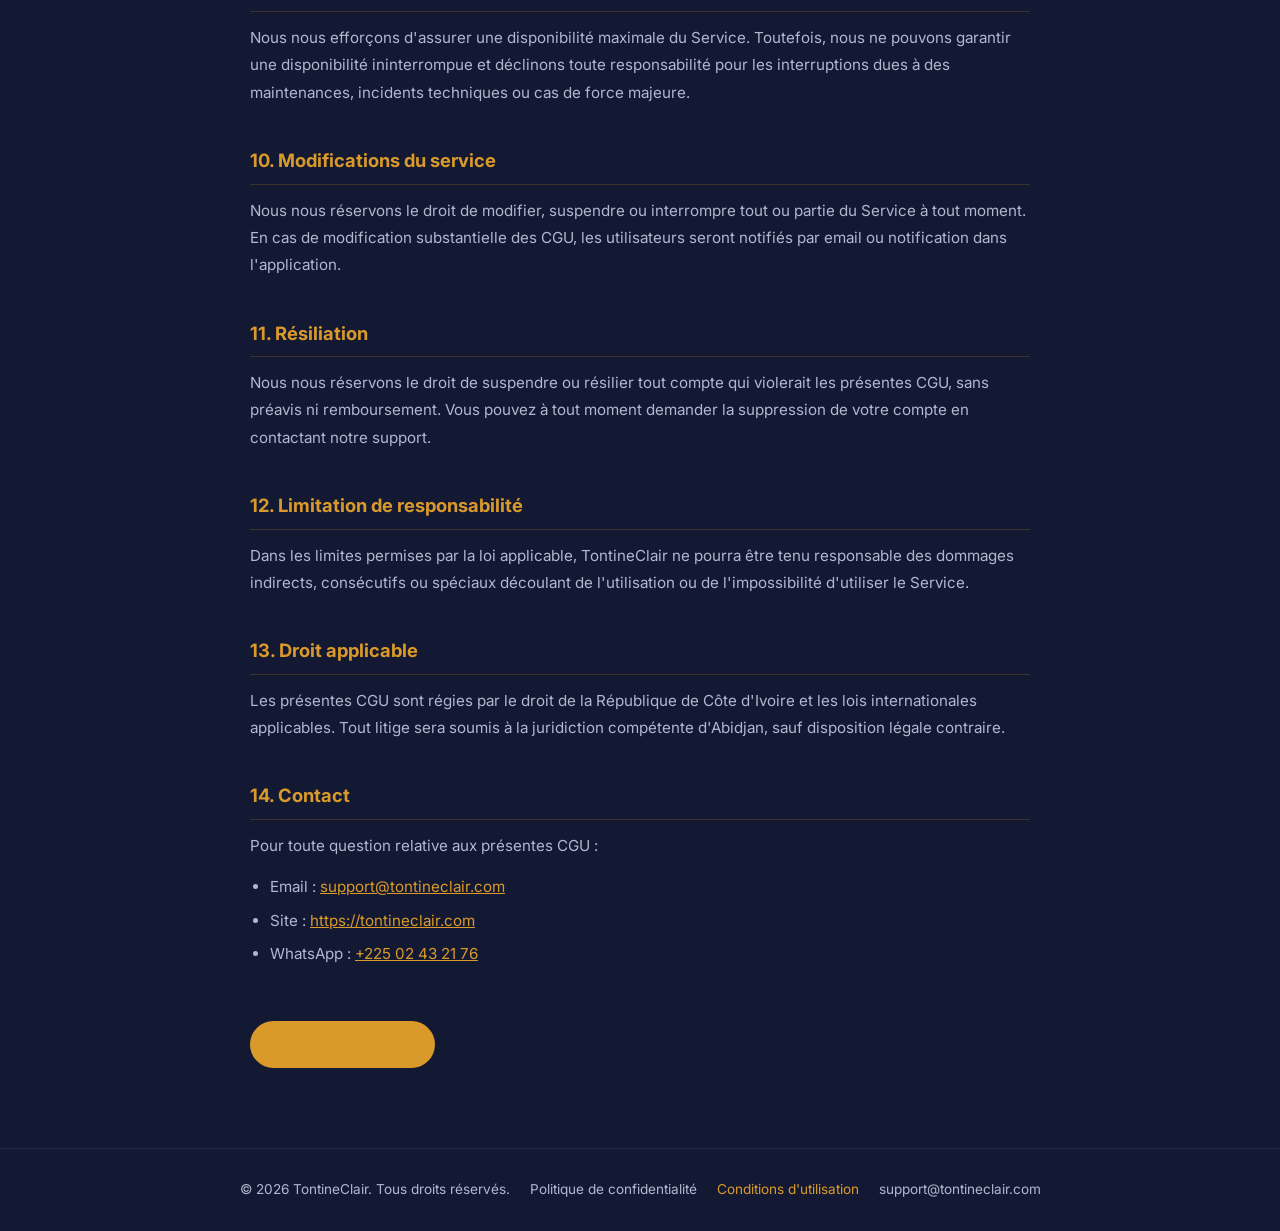
<file: conditions-utilisation.html>
<!DOCTYPE html>
<html lang="fr">
<head>
  <meta charset="UTF-8">
  <meta name="viewport" content="width=device-width, initial-scale=1.0">
  <title>Conditions d'Utilisation – TontineClair</title>
  <meta name="description" content="Conditions générales d'utilisation de TontineClair — règles d'utilisation, abonnements et responsabilités.">
  <link rel="canonical" href="https://www.tontineclair.com/conditions-utilisation.html">
  <link rel="icon" type="image/png" href="assets/images/logo_tc_small.png">
  <link rel="apple-touch-icon" href="assets/images/logo_tc.png">
  <link rel="stylesheet" href="style.css">
  <link rel="preconnect" href="https://fonts.googleapis.com">
  <link href="https://fonts.googleapis.com/css2?family=Inter:wght@400;500;600;700;800;900&display=swap" rel="stylesheet">
  <style>
    body { font-family: 'Inter', 'Segoe UI', Arial, sans-serif; }
    .legal-hero {
      background: var(--bleu2);
      padding: 100px 20px 60px;
      text-align: center;
      border-bottom: 1px solid rgba(217,154,43,0.2);
    }
    .legal-hero .badge {
      display: inline-block;
      background: rgba(217,154,43,0.15);
      color: var(--or);
      border: 1px solid rgba(217,154,43,0.3);
      border-radius: 50px;
      padding: 6px 18px;
      font-size: 0.8rem;
      font-weight: 600;
      letter-spacing: 1px;
      text-transform: uppercase;
      margin-bottom: 20px;
    }
    .legal-hero h1 {
      font-size: clamp(1.8rem, 4vw, 2.8rem);
      font-weight: 800;
      color: var(--blanc);
      margin: 0 0 16px;
    }
    .legal-hero p { color: var(--gris); font-size: 0.95rem; }
    .legal-content {
      max-width: 820px;
      margin: 0 auto;
      padding: 60px 20px 80px;
    }
    .legal-content h2 {
      color: var(--or);
      font-size: 1.15rem;
      font-weight: 700;
      margin: 40px 0 12px;
      padding-bottom: 8px;
      border-bottom: 1px solid rgba(217,154,43,0.2);
    }
    .legal-content h2:first-child { margin-top: 0; }
    .legal-content p {
      color: var(--gris);
      line-height: 1.8;
      margin: 0 0 14px;
      font-size: 0.95rem;
    }
    .legal-content ul {
      color: var(--gris);
      line-height: 1.8;
      font-size: 0.95rem;
      padding-left: 20px;
      margin: 0 0 14px;
    }
    .legal-content ul li { margin-bottom: 6px; }
    .legal-content a { color: var(--or); text-decoration: underline; }
    .legal-content .highlight {
      background: rgba(217,154,43,0.08);
      border-left: 3px solid var(--or);
      padding: 14px 18px;
      border-radius: 0 8px 8px 0;
      margin: 20px 0;
      color: var(--blanc);
      font-size: 0.92rem;
    }
    .price-table {
      width: 100%;
      border-collapse: collapse;
      margin: 20px 0;
      font-size: 0.92rem;
    }
    .price-table th {
      background: rgba(217,154,43,0.15);
      color: var(--or);
      padding: 12px 16px;
      text-align: left;
      font-weight: 700;
    }
    .price-table td {
      color: var(--gris);
      padding: 12px 16px;
      border-bottom: 1px solid rgba(255,255,255,0.06);
    }
    .price-table tr:last-child td { border-bottom: none; }
    .back-btn {
      display: inline-flex;
      align-items: center;
      gap: 8px;
      background: var(--or);
      color: var(--bleu2);
      font-weight: 700;
      padding: 12px 24px;
      border-radius: 50px;
      font-size: 0.9rem;
      text-decoration: none;
      transition: opacity 0.2s;
      margin-bottom: 40px;
    }
    .back-btn:hover { opacity: 0.85; }
  </style>
</head>
<body>

<!-- NAV -->
<nav class="nav">
  <div class="nav-inner">
    <a href="index.html" class="nav-logo">
      <img src="assets/images/logo_tc.png" alt="TontineClair" style="height:36px;">
    </a>
    <div class="nav-links">
      <a href="index.html#premium">Premium</a>
      <a href="index.html#faq">FAQ</a>
      <a href="index.html" class="nav-cta">Accueil</a>
    </div>
  </div>
</nav>

<!-- HERO -->
<div class="legal-hero">
  <div class="badge">Légal</div>
  <h1>Conditions d'Utilisation</h1>
  <p>Dernière mise à jour : 15 septembre 2026</p>
</div>

<!-- CONTENT -->
<div class="legal-content">

  <a href="index.html" class="back-btn">← Retour à l'accueil</a>

  <div class="highlight">
    En utilisant TontineClair, vous acceptez les présentes conditions d'utilisation dans leur intégralité. Veuillez les lire attentivement.
  </div>

  <h2>1. Acceptation des conditions</h2>
  <p>Les présentes conditions générales d'utilisation ("CGU") régissent l'accès et l'utilisation de l'application mobile TontineClair et du site web tontineclair.com ("le Service"). En accédant au Service, vous déclarez avoir lu, compris et accepté ces CGU.</p>
  <p>Si vous n'acceptez pas ces conditions, vous ne devez pas utiliser le Service.</p>

  <h2>2. Description du service</h2>
  <p>TontineClair est une application mobile de gestion de tontines communautaires permettant à des groupes de personnes de :</p>
  <ul>
    <li>Gérer les cotisations et paiements entre membres</li>
    <li>Suivre les distributions et bénéficiaires</li>
    <li>Organiser des votes et prises de décision collectives</li>
    <li>Accéder à un journal d'audit blockchain pour la transparence</li>
    <li>Générer des reçus et relevés PDF</li>
  </ul>

  <h2>3. Compte utilisateur</h2>
  <p>Pour utiliser TontineClair, vous devez créer un compte en fournissant des informations exactes et à jour. Vous êtes responsable de :</p>
  <ul>
    <li>La confidentialité de vos identifiants de connexion</li>
    <li>Toutes les activités réalisées depuis votre compte</li>
    <li>Nous notifier immédiatement en cas d'utilisation non autorisée</li>
  </ul>
  <p>Vous devez avoir au moins <strong>18 ans</strong> pour utiliser le Service. Un seul compte par personne est autorisé.</p>

  <h2>4. Abonnements Premium</h2>
  <p>TontineClair propose deux formules d'abonnement Premium :</p>

  <table class="price-table">
    <tr>
      <th>Formule</th>
      <th>Prix</th>
      <th>Durée</th>
      <th>Avantage</th>
    </tr>
    <tr>
      <td>Premium Mensuel</td>
      <td><strong style="color:var(--or);">7,99 €</strong></td>
      <td>1 mois</td>
      <td>Résiliable à tout moment</td>
    </tr>
    <tr>
      <td>Premium Annuel</td>
      <td><strong style="color:var(--or);">69,99 €</strong></td>
      <td>1 an</td>
      <td>soit environ 3 mois offerts par rapport au tarif mensuel (−27 %)</td>
    </tr>
  </table>

  <p><strong>Paiement :</strong> Les abonnements sont gérés et facturés exclusivement par Apple App Store (iOS) ou Google Play Store (Android). TontineClair ne traite ni ne stocke aucune donnée bancaire.</p>
  <p><strong>Passage à Premium :</strong> Le passage à un abonnement Premium est définitif pour la période souscrite. Après expiration ou annulation, les données de votre compte (tontines, membres, historique) sont conservées et restent accessibles, mais les fonctionnalités Premium deviennent indisponibles jusqu'au renouvellement.</p>
  <p><strong>Renouvellement automatique :</strong> Les abonnements se renouvellent automatiquement à la fin de chaque période, sauf annulation au moins 24 heures avant la date de renouvellement.</p>
  <p><strong>Annulation :</strong> Vous pouvez annuler à tout moment depuis les paramètres de votre compte Apple ID ou Google Play. L'annulation prend effet à la fin de la période en cours.</p>
  <p><strong>Remboursements :</strong> Les demandes de remboursement sont soumises aux politiques d'Apple App Store et Google Play Store.</p>

  <h2>5. Formule gratuite</h2>
  <p>La formule gratuite permet de gérer <strong>1 tontine</strong> avec jusqu'à <strong>5 membres</strong>. Les fonctionnalités avancées (tontines multiples, membres illimités, export PDF, statistiques, etc.) nécessitent un abonnement Premium.</p>

  <h2>6. Utilisation acceptable</h2>
  <p>Il est strictement interdit d'utiliser TontineClair pour :</p>
  <ul>
    <li>Des activités frauduleuses, illégales ou contraires à l'ordre public</li>
    <li>Le blanchiment d'argent ou le financement d'activités illicites</li>
    <li>Tenter de pirater, compromettre ou perturber la sécurité du Service</li>
    <li>Usurper l'identité d'un autre utilisateur</li>
    <li>Diffuser des contenus offensants, diffamatoires ou illégaux</li>
    <li>Utiliser des robots, scripts ou outils automatisés non autorisés</li>
  </ul>
  <p>Toute violation peut entraîner la suspension immédiate du compte sans remboursement.</p>

  <h2>7. Responsabilités financières</h2>
  <p>TontineClair est un <strong>outil de gestion</strong>. Nous facilitons la transparence et le suivi, mais :</p>
  <ul>
    <li>Nous ne sommes pas partie aux transactions financières entre membres</li>
    <li>Nous ne sommes pas responsables des litiges entre membres de tontines</li>
    <li>Nous ne garantissons pas le paiement des cotisations par les membres</li>
    <li>Les pertes financières résultant de conflits entre membres relèvent de la responsabilité des parties concernées</li>
  </ul>

  <h2>8. Propriété intellectuelle</h2>
  <p>TontineClair et l'ensemble de ses contenus (logo, design, code, textes, fonctionnalités) sont protégés par le droit d'auteur et les lois sur la propriété intellectuelle. Toute reproduction, modification ou distribution non autorisée est interdite.</p>

  <h2>9. Disponibilité du service</h2>
  <p>Nous nous efforçons d'assurer une disponibilité maximale du Service. Toutefois, nous ne pouvons garantir une disponibilité ininterrompue et déclinons toute responsabilité pour les interruptions dues à des maintenances, incidents techniques ou cas de force majeure.</p>

  <h2>10. Modifications du service</h2>
  <p>Nous nous réservons le droit de modifier, suspendre ou interrompre tout ou partie du Service à tout moment. En cas de modification substantielle des CGU, les utilisateurs seront notifiés par email ou notification dans l'application.</p>

  <h2>11. Résiliation</h2>
  <p>Nous nous réservons le droit de suspendre ou résilier tout compte qui violerait les présentes CGU, sans préavis ni remboursement. Vous pouvez à tout moment demander la suppression de votre compte en contactant notre support.</p>

  <h2>12. Limitation de responsabilité</h2>
  <p>Dans les limites permises par la loi applicable, TontineClair ne pourra être tenu responsable des dommages indirects, consécutifs ou spéciaux découlant de l'utilisation ou de l'impossibilité d'utiliser le Service.</p>

  <h2>13. Droit applicable</h2>
  <p>Les présentes CGU sont régies par le droit de la République de Côte d'Ivoire et les lois internationales applicables. Tout litige sera soumis à la juridiction compétente d'Abidjan, sauf disposition légale contraire.</p>

  <h2>14. Contact</h2>
  <p>Pour toute question relative aux présentes CGU :</p>
  <ul>
    <li>Email : <a href="mailto:support@tontineclair.com">support@tontineclair.com</a></li>
    <li>Site : <a href="https://tontineclair.com">https://tontineclair.com</a></li>
    <li>WhatsApp : <a href="https://wa.me/22502432176">+225 02 43 21 76</a></li>
  </ul>

  <a href="index.html" class="back-btn" style="margin-top:40px;margin-bottom:0;">← Retour à l'accueil</a>

</div>

<!-- FOOTER -->
<footer style="background:var(--bleu2);border-top:1px solid rgba(255,255,255,0.08);padding:30px 20px;text-align:center;">
  <div style="color:var(--gris);font-size:0.85rem;display:flex;gap:20px;flex-wrap:wrap;justify-content:center;align-items:center;">
    <span>© <script>document.write(new Date().getFullYear())</script> TontineClair. Tous droits réservés.</span>
    <a href="politique-confidentialite.html" style="color:var(--gris);">Politique de confidentialité</a>
    <a href="conditions-utilisation.html" style="color:var(--or);">Conditions d'utilisation</a>
    <a href="mailto:support@tontineclair.com" style="color:var(--gris);">support@tontineclair.com</a>
  </div>
</footer>

</body>
</html>
</file>
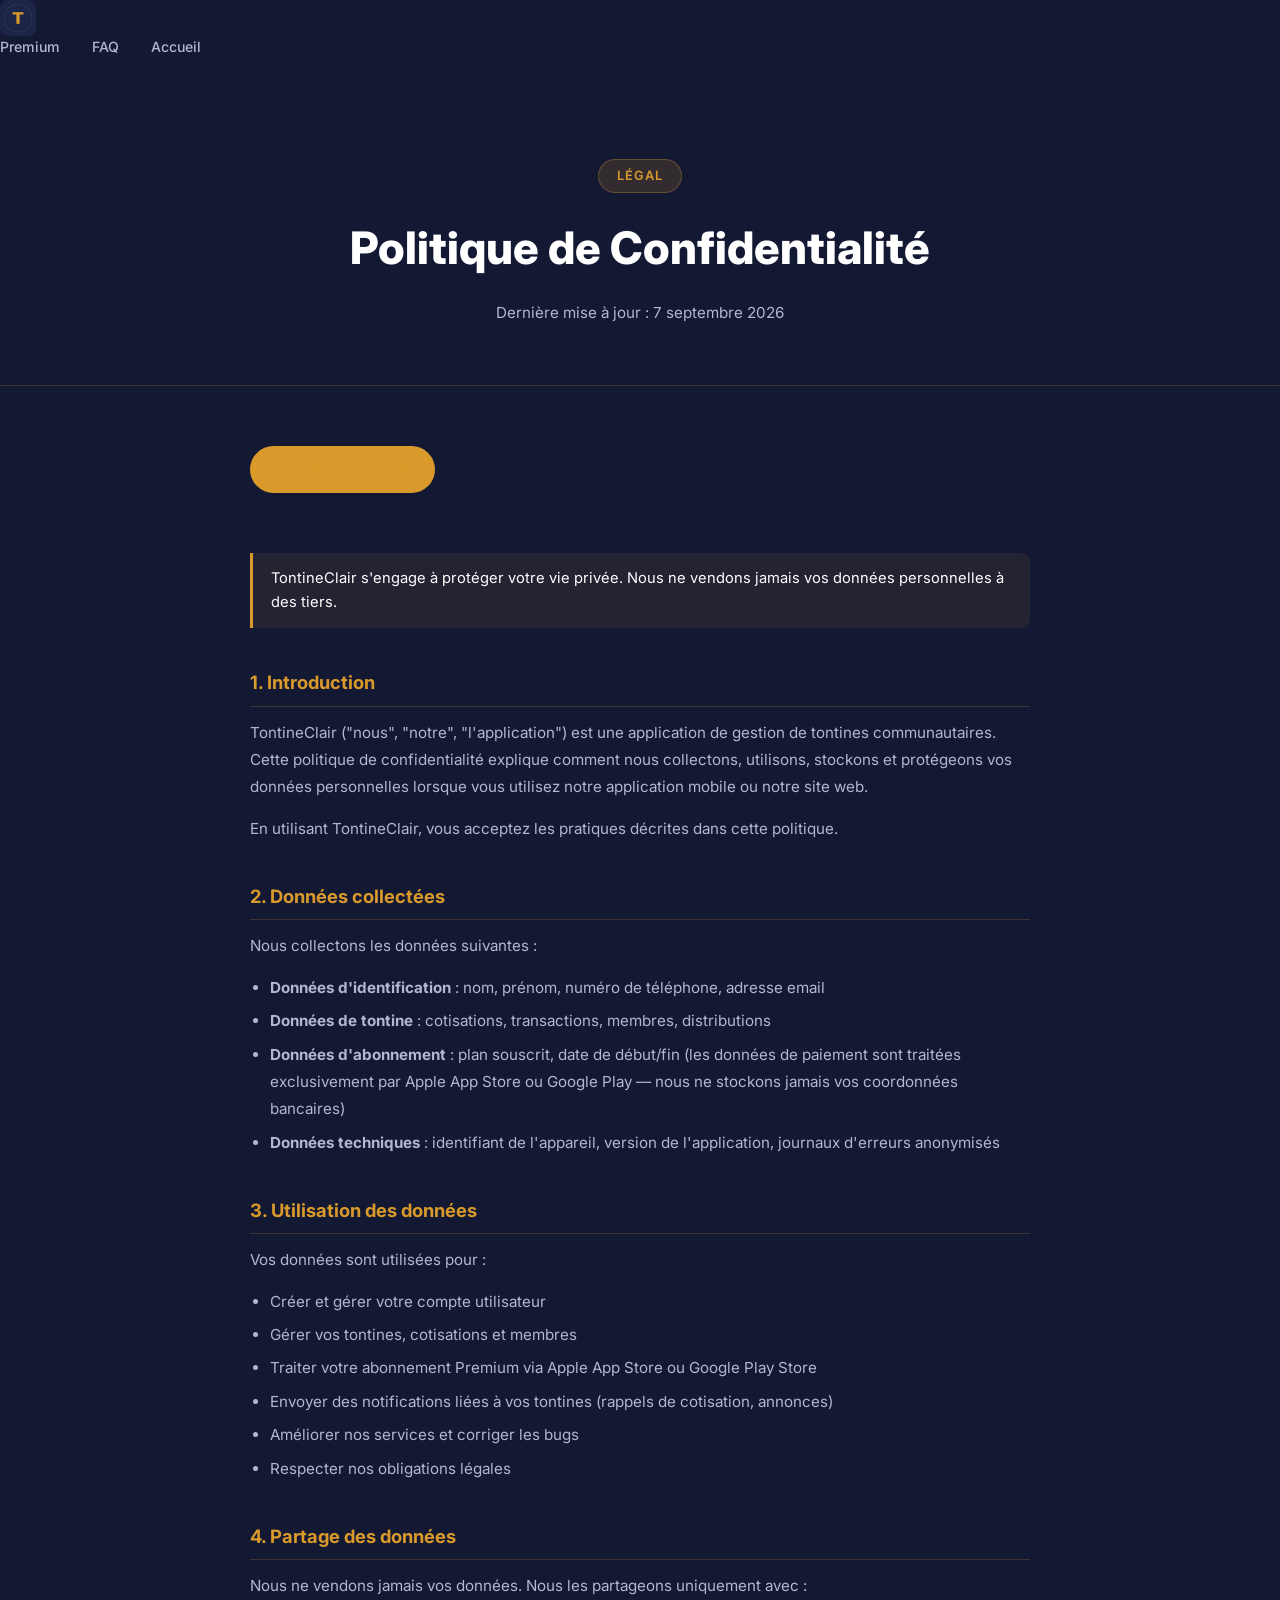
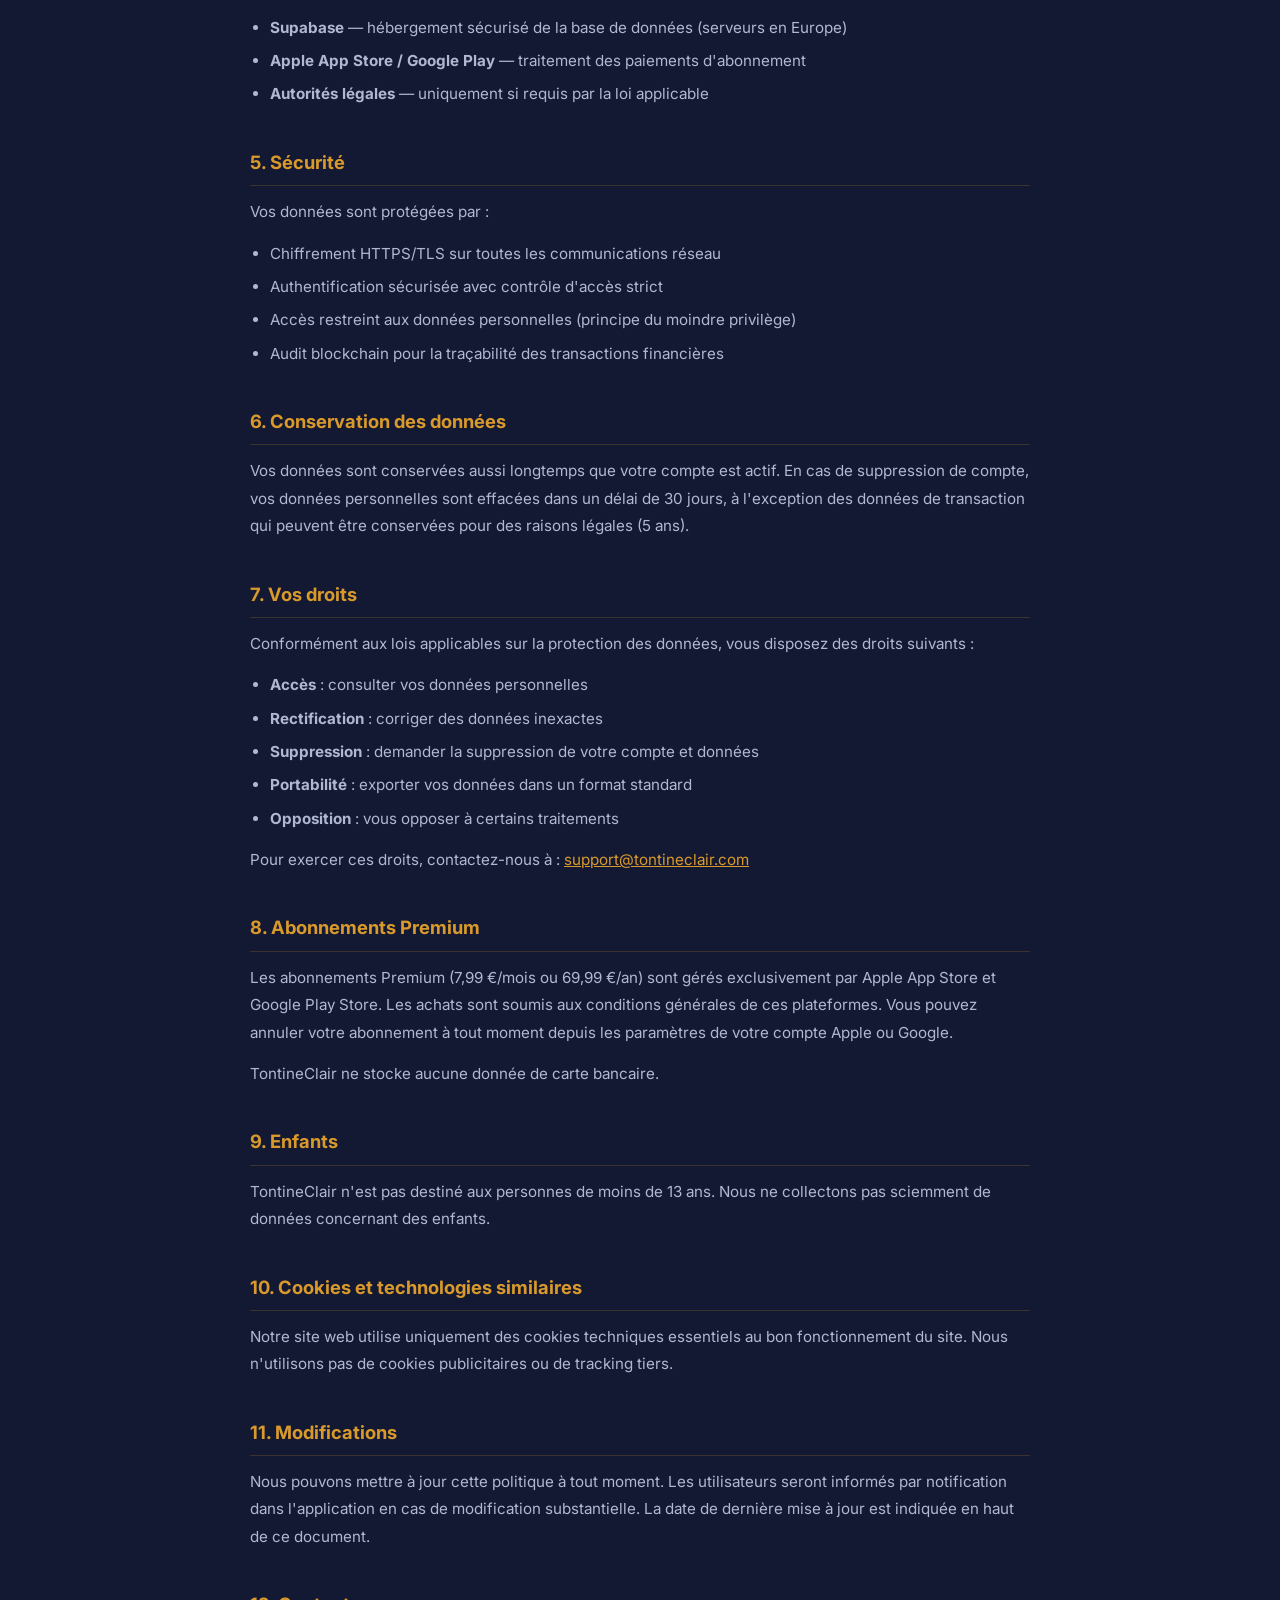
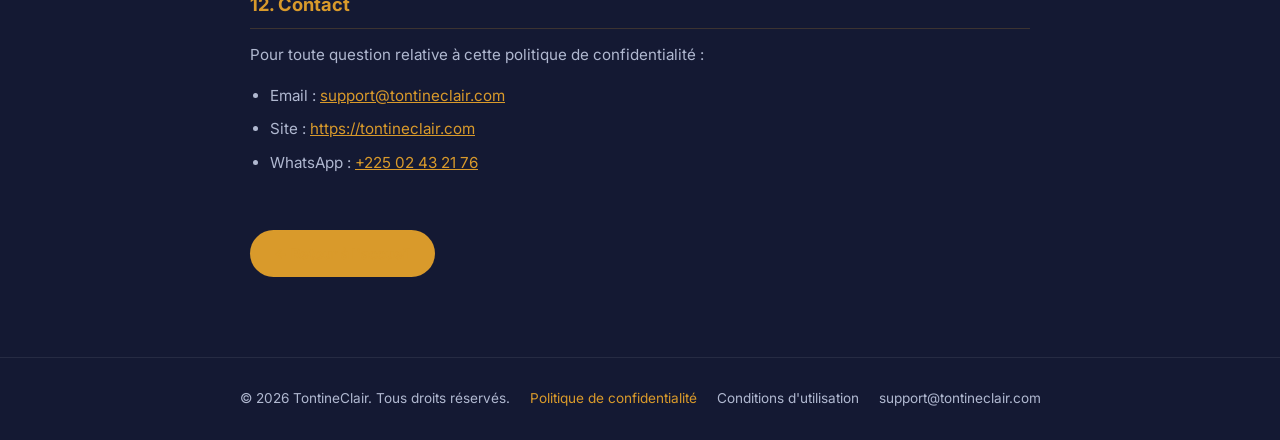
<file: politique-confidentialite.html>
<!DOCTYPE html>
<html lang="fr">
<head>
  <meta charset="UTF-8">
  <meta name="viewport" content="width=device-width, initial-scale=1.0">
  <title>Politique de Confidentialité – TontineClair</title>
  <meta name="description" content="Politique de confidentialité de TontineClair — comment nous collectons, utilisons et protégeons vos données personnelles.">
  <link rel="canonical" href="https://www.tontineclair.com/politique-confidentialite.html">
  <link rel="icon" type="image/png" href="assets/images/logo_tc_small.png">
  <link rel="apple-touch-icon" href="assets/images/logo_tc.png">
  <link rel="stylesheet" href="style.css">
  <link rel="preconnect" href="https://fonts.googleapis.com">
  <link href="https://fonts.googleapis.com/css2?family=Inter:wght@400;500;600;700;800;900&display=swap" rel="stylesheet">
  <style>
    body { font-family: 'Inter', 'Segoe UI', Arial, sans-serif; }
    .legal-hero {
      background: var(--bleu2);
      padding: 100px 20px 60px;
      text-align: center;
      border-bottom: 1px solid rgba(217,154,43,0.2);
    }
    .legal-hero .badge {
      display: inline-block;
      background: rgba(217,154,43,0.15);
      color: var(--or);
      border: 1px solid rgba(217,154,43,0.3);
      border-radius: 50px;
      padding: 6px 18px;
      font-size: 0.8rem;
      font-weight: 600;
      letter-spacing: 1px;
      text-transform: uppercase;
      margin-bottom: 20px;
    }
    .legal-hero h1 {
      font-size: clamp(1.8rem, 4vw, 2.8rem);
      font-weight: 800;
      color: var(--blanc);
      margin: 0 0 16px;
    }
    .legal-hero p {
      color: var(--gris);
      font-size: 0.95rem;
    }
    .legal-content {
      max-width: 820px;
      margin: 0 auto;
      padding: 60px 20px 80px;
    }
    .legal-content h2 {
      color: var(--or);
      font-size: 1.15rem;
      font-weight: 700;
      margin: 40px 0 12px;
      padding-bottom: 8px;
      border-bottom: 1px solid rgba(217,154,43,0.2);
    }
    .legal-content h2:first-child { margin-top: 0; }
    .legal-content p {
      color: var(--gris);
      line-height: 1.8;
      margin: 0 0 14px;
      font-size: 0.95rem;
    }
    .legal-content ul {
      color: var(--gris);
      line-height: 1.8;
      font-size: 0.95rem;
      padding-left: 20px;
      margin: 0 0 14px;
    }
    .legal-content ul li { margin-bottom: 6px; }
    .legal-content a { color: var(--or); text-decoration: underline; }
    .legal-content .highlight {
      background: rgba(217,154,43,0.08);
      border-left: 3px solid var(--or);
      padding: 14px 18px;
      border-radius: 0 8px 8px 0;
      margin: 20px 0;
      color: var(--blanc);
      font-size: 0.92rem;
    }
    .back-btn {
      display: inline-flex;
      align-items: center;
      gap: 8px;
      background: var(--or);
      color: var(--bleu2);
      font-weight: 700;
      padding: 12px 24px;
      border-radius: 50px;
      font-size: 0.9rem;
      text-decoration: none;
      transition: opacity 0.2s;
      margin-bottom: 40px;
    }
    .back-btn:hover { opacity: 0.85; }
  </style>
</head>
<body>

<!-- NAV -->
<nav class="nav">
  <div class="nav-inner">
    <a href="index.html" class="nav-logo">
      <img src="assets/images/logo_tc.png" alt="TontineClair" style="height:36px;">
    </a>
    <div class="nav-links">
      <a href="index.html#premium">Premium</a>
      <a href="index.html#faq">FAQ</a>
      <a href="index.html" class="nav-cta">Accueil</a>
    </div>
  </div>
</nav>

<!-- HERO -->
<div class="legal-hero">
  <div class="badge">Légal</div>
  <h1>Politique de Confidentialité</h1>
  <p>Dernière mise à jour : 7 septembre 2026</p>
</div>

<!-- CONTENT -->
<div class="legal-content">

  <a href="index.html" class="back-btn">← Retour à l'accueil</a>

  <div class="highlight">
    TontineClair s'engage à protéger votre vie privée. Nous ne vendons jamais vos données personnelles à des tiers.
  </div>

  <h2>1. Introduction</h2>
  <p>TontineClair ("nous", "notre", "l'application") est une application de gestion de tontines communautaires. Cette politique de confidentialité explique comment nous collectons, utilisons, stockons et protégeons vos données personnelles lorsque vous utilisez notre application mobile ou notre site web.</p>
  <p>En utilisant TontineClair, vous acceptez les pratiques décrites dans cette politique.</p>

  <h2>2. Données collectées</h2>
  <p>Nous collectons les données suivantes :</p>
  <ul>
    <li><strong>Données d'identification</strong> : nom, prénom, numéro de téléphone, adresse email</li>
    <li><strong>Données de tontine</strong> : cotisations, transactions, membres, distributions</li>
    <li><strong>Données d'abonnement</strong> : plan souscrit, date de début/fin (les données de paiement sont traitées exclusivement par Apple App Store ou Google Play — nous ne stockons jamais vos coordonnées bancaires)</li>
    <li><strong>Données techniques</strong> : identifiant de l'appareil, version de l'application, journaux d'erreurs anonymisés</li>
  </ul>

  <h2>3. Utilisation des données</h2>
  <p>Vos données sont utilisées pour :</p>
  <ul>
    <li>Créer et gérer votre compte utilisateur</li>
    <li>Gérer vos tontines, cotisations et membres</li>
    <li>Traiter votre abonnement Premium via Apple App Store ou Google Play Store</li>
    <li>Envoyer des notifications liées à vos tontines (rappels de cotisation, annonces)</li>
    <li>Améliorer nos services et corriger les bugs</li>
    <li>Respecter nos obligations légales</li>
  </ul>

  <h2>4. Partage des données</h2>
  <p>Nous ne vendons jamais vos données. Nous les partageons uniquement avec :</p>
  <ul>
    <li><strong>Supabase</strong> — hébergement sécurisé de la base de données (serveurs en Europe)</li>
    <li><strong>Apple App Store / Google Play</strong> — traitement des paiements d'abonnement</li>
    <li><strong>Autorités légales</strong> — uniquement si requis par la loi applicable</li>
  </ul>

  <h2>5. Sécurité</h2>
  <p>Vos données sont protégées par :</p>
  <ul>
    <li>Chiffrement HTTPS/TLS sur toutes les communications réseau</li>
    <li>Authentification sécurisée avec contrôle d'accès strict</li>
    <li>Accès restreint aux données personnelles (principe du moindre privilège)</li>
    <li>Audit blockchain pour la traçabilité des transactions financières</li>
  </ul>

  <h2>6. Conservation des données</h2>
  <p>Vos données sont conservées aussi longtemps que votre compte est actif. En cas de suppression de compte, vos données personnelles sont effacées dans un délai de 30 jours, à l'exception des données de transaction qui peuvent être conservées pour des raisons légales (5 ans).</p>

  <h2>7. Vos droits</h2>
  <p>Conformément aux lois applicables sur la protection des données, vous disposez des droits suivants :</p>
  <ul>
    <li><strong>Accès</strong> : consulter vos données personnelles</li>
    <li><strong>Rectification</strong> : corriger des données inexactes</li>
    <li><strong>Suppression</strong> : demander la suppression de votre compte et données</li>
    <li><strong>Portabilité</strong> : exporter vos données dans un format standard</li>
    <li><strong>Opposition</strong> : vous opposer à certains traitements</li>
  </ul>
  <p>Pour exercer ces droits, contactez-nous à : <a href="mailto:support@tontineclair.com">support@tontineclair.com</a></p>

  <h2>8. Abonnements Premium</h2>
  <p>Les abonnements Premium (7,99 €/mois ou 69,99 €/an) sont gérés exclusivement par Apple App Store et Google Play Store. Les achats sont soumis aux conditions générales de ces plateformes. Vous pouvez annuler votre abonnement à tout moment depuis les paramètres de votre compte Apple ou Google.</p>
  <p>TontineClair ne stocke aucune donnée de carte bancaire.</p>

  <h2>9. Enfants</h2>
  <p>TontineClair n'est pas destiné aux personnes de moins de 13 ans. Nous ne collectons pas sciemment de données concernant des enfants.</p>

  <h2>10. Cookies et technologies similaires</h2>
  <p>Notre site web utilise uniquement des cookies techniques essentiels au bon fonctionnement du site. Nous n'utilisons pas de cookies publicitaires ou de tracking tiers.</p>

  <h2>11. Modifications</h2>
  <p>Nous pouvons mettre à jour cette politique à tout moment. Les utilisateurs seront informés par notification dans l'application en cas de modification substantielle. La date de dernière mise à jour est indiquée en haut de ce document.</p>

  <h2>12. Contact</h2>
  <p>Pour toute question relative à cette politique de confidentialité :</p>
  <ul>
    <li>Email : <a href="mailto:support@tontineclair.com">support@tontineclair.com</a></li>
    <li>Site : <a href="https://tontineclair.com">https://tontineclair.com</a></li>
    <li>WhatsApp : <a href="https://wa.me/22502432176">+225 02 43 21 76</a></li>
  </ul>

  <a href="index.html" class="back-btn" style="margin-top:40px;margin-bottom:0;">← Retour à l'accueil</a>

</div>

<!-- FOOTER -->
<footer style="background:var(--bleu2);border-top:1px solid rgba(255,255,255,0.08);padding:30px 20px;text-align:center;">
  <div style="color:var(--gris);font-size:0.85rem;display:flex;gap:20px;flex-wrap:wrap;justify-content:center;align-items:center;">
    <span>© <script>document.write(new Date().getFullYear())</script> TontineClair. Tous droits réservés.</span>
    <a href="politique-confidentialite.html" style="color:var(--or);">Politique de confidentialité</a>
    <a href="conditions-utilisation.html" style="color:var(--gris);">Conditions d'utilisation</a>
    <a href="mailto:support@tontineclair.com" style="color:var(--gris);">support@tontineclair.com</a>
  </div>
</footer>

</body>
</html>
</file>
<file: style.css>
/* ═══════════════════════════════════════════════════
   TontineClair – Feuille de style vitrine
   Couleurs : Bleu nuit #1C2447 | Or #D99A2B | Or foncé #A8741C
   ═══════════════════════════════════════════════════ */

:root {
  --bleu:      #1C2447;
  --bleu2:     #141933;
  --bleu3:     #232d5c;
  --or:        #D99A2B;
  --or2:       #A8741C;
  --or-light:  #f5c95e;
  --blanc:     #ffffff;
  --gris:      #b0b8d0;
  --gris2:     #e8eaf0;
  --radius:    16px;
  --shadow:    0 8px 40px rgba(0,0,0,0.35);
  --shadow-or: 0 4px 24px rgba(217,154,43,0.25);
  --trans:     0.35s cubic-bezier(.4,0,.2,1);
}

*, *::before, *::after { box-sizing: border-box; margin: 0; padding: 0; }

html { scroll-behavior: smooth; font-size: 16px; }

body {
  font-family: 'Segoe UI', 'Inter', Arial, sans-serif;
  background: var(--bleu2);
  color: var(--blanc);
  overflow-x: hidden;
  line-height: 1.6;
}

a { color: inherit; text-decoration: none; }
img { max-width: 100%; display: block; }

/* ── Scrollbar ── */
::-webkit-scrollbar { width: 6px; }
::-webkit-scrollbar-track { background: var(--bleu2); }
::-webkit-scrollbar-thumb { background: var(--or); border-radius: 3px; }

/* ══════════════════════════════════════════
   NAVBAR
══════════════════════════════════════════ */
.navbar {
  position: fixed; top: 0; left: 0; right: 0; z-index: 1000;
  display: flex; align-items: center; justify-content: space-between;
  padding: 0 5%;
  height: 68px;
  background: rgba(20,25,51,0.92);
  backdrop-filter: blur(16px);
  border-bottom: 1px solid rgba(217,154,43,0.15);
  transition: var(--trans);
}
.navbar.scrolled {
  background: rgba(20,25,51,0.98);
  box-shadow: 0 2px 20px rgba(0,0,0,0.4);
}
.nav-logo {
  display: flex; align-items: center; gap: 10px;
  font-size: 1.35rem; font-weight: 800; letter-spacing: -0.5px;
  text-decoration: none; color: inherit;
}
.nav-logo span { color: var(--or); }
.nav-brand-name { display: inline-block; white-space: nowrap; color: #ffffff; }
.nav-brand-clair { color: #ffffff !important; }
.nav-logo-icon {
  width: 36px; height: 36px;
  background: var(--or);
  border-radius: 10px;
  display: flex; align-items: center; justify-content: center;
}
.nav-logo-icon svg { width: 20px; height: 20px; fill: var(--bleu2); }

/* ── Logo image (remplace l'icône SVG) ── */
.nav-logo-img {
  width: 38px; height: 38px;
  border-radius: 10px;
  object-fit: contain;
  flex-shrink: 0;
}

/* ── Logo Hero ── */
.hero-logo-wrap {
  margin-bottom: 20px;
  display: flex; justify-content: flex-start;
}
.hero-logo-img {
  width: 80px; height: 80px;
  border-radius: 20px;
  object-fit: contain;
  box-shadow: 0 8px 32px rgba(217,154,43,.35);
  animation: float-phone 4s ease-in-out infinite;
}

.nav-links { display: flex; gap: 32px; align-items: center; }
.nav-links a {
  font-size: 0.88rem; font-weight: 500; color: var(--gris);
  transition: color var(--trans);
}
.nav-links a:hover { color: var(--or); }

.btn-nav {
  background: var(--or);
  color: var(--bleu2) !important;
  font-weight: 700 !important;
  padding: 9px 22px;
  border-radius: 50px;
  font-size: 0.85rem !important;
  transition: var(--trans) !important;
}
.btn-nav:hover { background: var(--or-light) !important; transform: translateY(-1px); }

.nav-toggle { display: none; flex-direction: column; gap: 5px; cursor: pointer; }
.nav-toggle span { width: 24px; height: 2px; background: var(--blanc); border-radius: 2px; transition: var(--trans); }

/* ══════════════════════════════════════════
   HÉRO
══════════════════════════════════════════ */
.hero {
  min-height: 100vh;
  display: flex; align-items: center;
  padding: 100px 5% 60px;
  background: linear-gradient(135deg, var(--bleu2) 0%, var(--bleu) 50%, #1a2255 100%);
  position: relative; overflow: hidden;
}
.hero::before {
  content: '';
  position: absolute; inset: 0;
  background: radial-gradient(ellipse 80% 60% at 70% 50%, rgba(217,154,43,0.07) 0%, transparent 70%);
  pointer-events: none;
}
.hero-particles {
  position: absolute; inset: 0; pointer-events: none;
}
.particle {
  position: absolute;
  width: 3px; height: 3px;
  background: var(--or);
  border-radius: 50%;
  opacity: 0.3;
  animation: float-particle 8s infinite ease-in-out;
}
@keyframes float-particle {
  0%,100% { transform: translateY(0) scale(1); opacity: 0.3; }
  50%      { transform: translateY(-20px) scale(1.5); opacity: 0.7; }
}

.hero-content { flex: 1; max-width: 560px; z-index: 1; }

.badge-hero {
  display: inline-flex; align-items: center; gap: 8px;
  background: rgba(217,154,43,0.12);
  border: 1px solid rgba(217,154,43,0.35);
  padding: 6px 16px; border-radius: 50px;
  font-size: 0.8rem; font-weight: 600; color: var(--or);
  margin-bottom: 24px; letter-spacing: 0.5px;
}
.badge-hero::before { content: '★'; }

.hero h1 {
  font-size: clamp(2.1rem, 5vw, 3.2rem);
  font-weight: 800; line-height: 1.15;
  margin-bottom: 20px;
  letter-spacing: -0.5px;
}
.hero h1 .gold { color: var(--or); }

.hero-desc {
  font-size: 1.05rem; color: var(--gris);
  margin-bottom: 36px; line-height: 1.7;
  max-width: 480px;
}

.hero-btns { display: flex; gap: 16px; flex-wrap: wrap; margin-bottom: 48px; }

/* ── Boutons store (Google Play / App Store) ── */
.btn-store {
  display: inline-flex; align-items: center; gap: 10px;
  padding: 12px 24px; border-radius: 14px;
  transition: var(--trans);
  white-space: nowrap;
  text-decoration: none;
  line-height: 1.2;
}
.btn-store small {
  display: block;
  font-size: 0.65rem; font-weight: 500;
  opacity: 0.85; letter-spacing: 0.3px;
}
.btn-store span {
  display: flex; flex-direction: column;
  font-size: 0.92rem; font-weight: 700;
}

.btn-primary {
  display: inline-flex; align-items: center; gap: 10px;
  background: var(--or);
  color: var(--bleu2);
  font-weight: 700; font-size: 0.95rem;
  padding: 15px 30px; border-radius: 50px;
  transition: var(--trans);
  box-shadow: var(--shadow-or);
  white-space: nowrap;
}
.btn-primary:hover { background: var(--or-light); transform: translateY(-3px); box-shadow: 0 8px 32px rgba(217,154,43,0.4); }
.btn-primary svg { width: 20px; height: 20px; }

/* Google Play = or */
.btn-store.btn-primary {
  background: var(--or); color: var(--bleu2);
  box-shadow: var(--shadow-or);
}
.btn-store.btn-primary:hover { background: var(--or-light); transform: translateY(-3px); }

/* App Store = bleu foncé / contour blanc */
.btn-store-apple {
  background: rgba(255,255,255,0.1);
  color: var(--blanc);
  border: 1.5px solid rgba(255,255,255,0.3);
  backdrop-filter: blur(6px);
}
.btn-store-apple:hover { background: rgba(255,255,255,0.18); border-color: var(--or); color: var(--or); transform: translateY(-3px); }

/* Hero btns layout */
.hero-btns {
  display: flex; flex-wrap: wrap; gap: 12px;
  align-items: center;
}

.btn-secondary {
  display: inline-flex; align-items: center; gap: 10px;
  background: transparent;
  color: var(--blanc);
  font-weight: 600; font-size: 0.95rem;
  padding: 14px 26px; border-radius: 50px;
  border: 1.5px solid rgba(255,255,255,0.25);
  transition: var(--trans);
  white-space: nowrap;
}
.btn-secondary:hover { border-color: var(--or); color: var(--or); transform: translateY(-3px); }

/* Price card store buttons */
.price-store-btns {
  display: flex; flex-direction: column; gap: 10px;
  margin-top: 8px;
}
.price-cta {
  display: inline-flex; align-items: center; justify-content: center; gap: 8px;
  background: var(--or); color: var(--bleu2);
  font-weight: 700; font-size: 0.88rem;
  padding: 12px 20px; border-radius: 10px;
  transition: var(--trans); text-decoration: none;
  border: none; cursor: pointer;
}
.price-cta:hover { background: var(--or-light); transform: translateY(-2px); }
.price-cta-alt {
  background: transparent;
  color: var(--or);
  border: 1.5px solid var(--or);
}
.price-cta-alt:hover { background: var(--or); color: var(--bleu2); }

.hero-stats { display: flex; gap: 32px; flex-wrap: wrap; }
.stat-item { text-align: center; }
.stat-num { font-size: 1.8rem; font-weight: 800; color: var(--or); line-height: 1; }
.stat-label { font-size: 0.75rem; color: var(--gris); margin-top: 4px; }

/* Téléphone hero */
.hero-visual {
  flex: 1; display: flex; justify-content: center; align-items: center;
  z-index: 1; position: relative;
}
.phone-hero-wrap {
  position: relative; width: 300px;
}
.phone-hero-glow {
  position: absolute; inset: -40px;
  background: radial-gradient(circle, rgba(217,154,43,0.18) 0%, transparent 70%);
  border-radius: 50%;
  animation: pulse-glow 3s ease-in-out infinite;
}
@keyframes pulse-glow {
  0%,100% { opacity: 0.6; transform: scale(1); }
  50%      { opacity: 1;   transform: scale(1.08); }
}
.phone-hero-frame {
  position: relative; z-index: 2;
  width: 100%;
  animation: float-phone 6s ease-in-out infinite;
  filter: drop-shadow(0 30px 60px rgba(0,0,0,0.6)) drop-shadow(0 0 30px rgba(217,154,43,0.2));
}
@keyframes float-phone {
  0%,100% { transform: translateY(0) rotate(-1deg); }
  50%      { transform: translateY(-18px) rotate(1deg); }
}
.phone-hero-frame img {
  width: 100%;
  height: auto;
  display: block;
}
.phone-hero-frame::before,
.phone-hero-frame::after { display: none; }
.phone-hero-screen { display: contents; }
.phone-notch { display: none; }

/* Téléphones flottants décoratifs — image iPhone affichée telle quelle */
.phone-float {
  position: absolute;
}
.phone-float.left {
  width: 160px; left: -70px; top: 60px;
  transform: rotate(-8deg);
  animation: float-phone 7s ease-in-out infinite 1s;
  filter: drop-shadow(0 16px 40px rgba(0,0,0,0.55));
}
.phone-float.right {
  width: 145px; right: -50px; bottom: 60px;
  transform: rotate(6deg);
  animation: float-phone 5.5s ease-in-out infinite 2s;
  filter: drop-shadow(0 16px 40px rgba(0,0,0,0.55));
}
.phone-float img {
  width: 100%;
  height: auto;
  display: block;
}
.phone-float::before, .phone-float::after { display: none; }
.phone-float-screen { display: contents; }

/* ══════════════════════════════════════════
   SECTIONS COMMUNES
══════════════════════════════════════════ */
section { padding: 90px 5%; }

.section-label {
  display: inline-block;
  color: var(--or); font-size: 0.78rem; font-weight: 700;
  letter-spacing: 2px; text-transform: uppercase;
  margin-bottom: 12px;
}
.section-title {
  font-size: clamp(1.7rem, 3.5vw, 2.6rem);
  font-weight: 800; line-height: 1.2;
  margin-bottom: 16px;
}
.section-title .gold { color: var(--or); }
.section-subtitle {
  font-size: 1rem; color: var(--gris);
  max-width: 560px; line-height: 1.7;
}
.text-center { text-align: center; }
.text-center .section-subtitle { margin: 0 auto; }

/* ══════════════════════════════════════════
   POURQUOI TONTINECLAIR
══════════════════════════════════════════ */
.why { background: var(--bleu2); }

.features-grid {
  display: grid;
  grid-template-columns: repeat(auto-fit, minmax(260px, 1fr));
  gap: 20px;
  margin-top: 52px;
}
.feature-card {
  background: rgba(255,255,255,0.04);
  border: 1px solid rgba(255,255,255,0.08);
  border-radius: var(--radius);
  padding: 28px 24px;
  transition: var(--trans);
  position: relative; overflow: hidden;
}
.feature-card::before {
  content: '';
  position: absolute; top: 0; left: 0; right: 0; height: 2px;
  background: linear-gradient(90deg, transparent, var(--or), transparent);
  opacity: 0; transition: var(--trans);
}
.feature-card:hover {
  border-color: rgba(217,154,43,0.3);
  background: rgba(217,154,43,0.05);
  transform: translateY(-6px);
  box-shadow: var(--shadow-or);
}
.feature-card:hover::before { opacity: 1; }
.feature-icon {
  width: 52px; height: 52px;
  background: rgba(217,154,43,0.12);
  border-radius: 14px;
  display: flex; align-items: center; justify-content: center;
  font-size: 1.5rem; margin-bottom: 18px;
  transition: var(--trans);
}
.feature-card:hover .feature-icon {
  background: rgba(217,154,43,0.22);
  transform: scale(1.08);
}
.feature-card h3 { font-size: 1rem; font-weight: 700; margin-bottom: 8px; }
.feature-card p  { font-size: 0.88rem; color: var(--gris); line-height: 1.6; }

/* ══════════════════════════════════════════
   SCREENSHOTS
══════════════════════════════════════════ */
.screenshots { background: linear-gradient(180deg, var(--bleu2) 0%, var(--bleu) 100%); }

/* ══════════════════════════════════════════
   COVERFLOW PREMIUM
══════════════════════════════════════════ */

/* Scène principale — contient les flèches + la piste */
.coverflow-scene {
  position: relative;
  width: 100%;
  margin-top: 56px;
  display: flex;
  align-items: center;
  justify-content: center;
  /* Perspective pour l'effet 3D */
  perspective: 1200px;
  /* Hauteur fixe pour ne pas couper les téléphones */
  min-height: 560px;
  overflow: visible;
}

/* Piste 3D — positionné au centre */
.cf-stage {
  position: relative;
  width: 100%;
  height: 520px;
  display: flex;
  align-items: center;
  justify-content: center;
  transform-style: preserve-3d;
}

/* Chaque slide — positionné en absolu, centré */
.cf-slide {
  position: absolute;
  width: 240px;
  /* Transition fluide sur toutes les propriétés transform */
  transition:
    transform 0.65s cubic-bezier(0.25, 0.46, 0.45, 0.94),
    opacity   0.65s cubic-bezier(0.25, 0.46, 0.45, 0.94),
    filter    0.65s ease;
  transform-origin: center center;
  will-change: transform, opacity;
  /* Les slides cachés ne bloquent pas les clics */
  pointer-events: none;
}

/* Téléphone intérieur : image sans découpe */
.cf-phone {
  width: 240px;
  border-radius: 36px;
  overflow: visible;
  box-shadow: 0 32px 80px rgba(0,0,0,0.55);
  transition: box-shadow 0.65s ease;
}
.cf-phone img {
  width: 100%;
  height: auto;
  display: block;
  border-radius: 36px;
  /* Pas de object-fit pour ne jamais couper */
}

/* ── Positions coverflow (assignées via JS) ── */

/* Slide centrale — grande, nette, au premier plan */
.cf-slide[data-pos="0"] {
  transform: translateX(0) scale(1) rotateY(0deg);
  opacity: 1;
  filter: none;
  z-index: 10;
  pointer-events: auto;
}
.cf-slide[data-pos="0"] .cf-phone {
  box-shadow: 0 40px 100px rgba(217,154,43,0.35), 0 20px 60px rgba(0,0,0,0.5);
}

/* Slide de gauche (–1) */
.cf-slide[data-pos="-1"] {
  transform: translateX(-70%) scale(0.78) rotateY(28deg);
  opacity: 0.55;
  filter: brightness(0.7);
  z-index: 5;
}

/* Slide de droite (+1) */
.cf-slide[data-pos="1"] {
  transform: translateX(70%) scale(0.78) rotateY(-28deg);
  opacity: 0.55;
  filter: brightness(0.7);
  z-index: 5;
}

/* Slides éloignées — cachées */
.cf-slide[data-pos="-2"],
.cf-slide[data-pos="2"] {
  transform: translateX(0) scale(0.5);
  opacity: 0;
  filter: brightness(0.4);
  z-index: 1;
}
/* États extrêmes pour tous les autres */
.cf-slide:not([data-pos="0"]):not([data-pos="-1"]):not([data-pos="1"]):not([data-pos="-2"]):not([data-pos="2"]) {
  transform: translateX(0) scale(0.4);
  opacity: 0;
  z-index: 0;
}

/* ── Flèches de navigation ── */
.cf-arrow {
  position: absolute;
  top: 50%;
  transform: translateY(-50%);
  z-index: 20;
  width: 48px; height: 48px;
  border-radius: 50%;
  border: 2px solid rgba(217,154,43,0.4);
  background: rgba(10,18,35,0.7);
  color: rgba(255,255,255,0.85);
  display: flex; align-items: center; justify-content: center;
  cursor: pointer;
  transition: background 0.25s, border-color 0.25s, color 0.25s, transform 0.25s;
  backdrop-filter: blur(8px);
  -webkit-backdrop-filter: blur(8px);
}
.cf-arrow svg { width: 22px; height: 22px; }
.cf-arrow:hover {
  background: var(--or);
  border-color: var(--or);
  color: var(--bleu2);
  transform: translateY(-50%) scale(1.08);
}
.cf-arrow-left  { left: 16px; }
.cf-arrow-right { right: 16px; }

/* ── Caption / titre ── */
.cf-caption-wrap {
  text-align: center;
  margin-top: 28px;
  min-height: 40px;
}
.cf-caption {
  font-size: 1.15rem;
  font-weight: 700;
  color: #fff;
  letter-spacing: -0.2px;
  opacity: 0;
  transform: translateY(8px);
  transition: opacity 0.4s ease, transform 0.4s ease;
  margin: 0;
}
.cf-caption.visible {
  opacity: 1;
  transform: translateY(0);
}

/* ── Indicateurs (dots) ── */
.cf-dots {
  display: flex;
  align-items: center;
  justify-content: center;
  gap: 10px;
  margin-top: 20px;
  padding-bottom: 8px;
}
.cf-dot {
  width: 8px; height: 8px;
  border-radius: 50%;
  border: none;
  background: rgba(255,255,255,0.25);
  cursor: pointer;
  transition: background 0.3s, transform 0.3s, width 0.3s;
  padding: 0;
}
.cf-dot.active {
  background: var(--or);
  width: 24px;
  border-radius: 4px;
  transform: scaleY(1.1);
}

/* ══════════════════════════════════════════
   COMMENT ÇA MARCHE
══════════════════════════════════════════ */
.how { background: var(--bleu); }

.steps-container {
  display: flex; gap: 0;
  margin-top: 56px;
  position: relative;
}
.steps-container::before {
  content: '';
  position: absolute; top: 42px; left: calc(16.6% + 20px); right: calc(16.6% + 20px);
  height: 2px;
  background: linear-gradient(90deg, var(--or), rgba(217,154,43,0.2), var(--or));
}
.step {
  flex: 1; text-align: center; padding: 0 24px;
  opacity: 0; transform: translateY(30px); transition: var(--trans);
}
.step.visible { opacity: 1; transform: translateY(0); }
.step-num {
  width: 84px; height: 84px;
  border-radius: 50%;
  background: linear-gradient(135deg, var(--or), var(--or2));
  display: flex; align-items: center; justify-content: center;
  margin: 0 auto 24px;
  font-size: 1.8rem; font-weight: 900; color: var(--bleu2);
  box-shadow: 0 8px 30px rgba(217,154,43,0.4);
  position: relative; z-index: 1;
}
.step-icon { font-size: 2.2rem; margin-bottom: 6px; }
.step h3 { font-size: 1.1rem; font-weight: 700; margin-bottom: 10px; }
.step p  { font-size: 0.88rem; color: var(--gris); line-height: 1.65; }

/* ══════════════════════════════════════════
   PREMIUM
══════════════════════════════════════════ */
.premium {
  background: linear-gradient(135deg, var(--bleu2) 0%, #1a1f40 100%);
  position: relative; overflow: hidden;
}
.premium::before {
  content: '★';
  position: absolute; right: 5%; top: 10%;
  font-size: 20rem; color: rgba(217,154,43,0.03);
  line-height: 1;
}

.premium-grid {
  display: grid;
  grid-template-columns: 1fr 1fr;
  gap: 48px; align-items: center;
  margin-top: 0;
}

.premium-features { display: flex; flex-direction: column; gap: 16px; margin-top: 32px; }
.premium-feat {
  display: flex; align-items: flex-start; gap: 14px;
  padding: 16px 20px;
  background: rgba(255,255,255,0.04);
  border-radius: 12px;
  border-left: 3px solid var(--or);
  transition: var(--trans);
}
.premium-feat:hover { background: rgba(217,154,43,0.07); transform: translateX(6px); }
.premium-feat-icon { font-size: 1.3rem; flex-shrink: 0; margin-top: 2px; }
.premium-feat h4 { font-size: 0.92rem; font-weight: 700; margin-bottom: 3px; }
.premium-feat p  { font-size: 0.82rem; color: var(--gris); }

.premium-cards { display: flex; flex-direction: column; gap: 20px; }
.price-card {
  border-radius: 20px;
  padding: 30px;
  position: relative; overflow: hidden;
  transition: var(--trans);
}
.price-card.standard {
  background: rgba(255,255,255,0.05);
  border: 1.5px solid rgba(255,255,255,0.1);
}
.price-card.annuel {
  background: linear-gradient(135deg, var(--or), var(--or2));
  color: var(--bleu2);
}
.price-card:hover { transform: translateY(-4px); box-shadow: var(--shadow); }

.price-badge {
  position: absolute; top: 16px; right: 16px;
  background: var(--bleu2); color: var(--or);
  font-size: 0.72rem; font-weight: 700;
  padding: 4px 12px; border-radius: 50px;
  letter-spacing: 0.5px;
}
.price-card.annuel .price-badge { background: rgba(28,36,71,0.9); }

.price-period { font-size: 0.82rem; font-weight: 600; opacity: 0.8; margin-bottom: 8px; text-transform: uppercase; letter-spacing: 1px; }
.price-amount { font-size: 2.4rem; font-weight: 900; line-height: 1; margin-bottom: 4px; }
.price-amount span { font-size: 1rem; font-weight: 600; }
.price-desc { font-size: 0.82rem; opacity: 0.7; margin-bottom: 20px; }
.price-cta {
  display: inline-flex; align-items: center; gap: 8px;
  padding: 12px 24px; border-radius: 50px;
  font-weight: 700; font-size: 0.88rem;
  transition: var(--trans); cursor: pointer; border: none;
}
.price-card.standard .price-cta {
  background: var(--or); color: var(--bleu2);
}
.price-card.annuel .price-cta {
  background: var(--bleu2); color: var(--or);
}
.price-cta:hover { transform: scale(1.04); }

/* ══════════════════════════════════════════
   TÉMOIGNAGES
══════════════════════════════════════════ */
.testimonials { background: var(--bleu2); }

.testi-grid {
  display: grid;
  grid-template-columns: repeat(auto-fit, minmax(290px, 1fr));
  gap: 24px; margin-top: 52px;
}
.testi-card {
  background: rgba(255,255,255,0.04);
  border: 1px solid rgba(255,255,255,0.08);
  border-radius: var(--radius);
  padding: 28px;
  transition: var(--trans);
  opacity: 0; transform: translateY(30px);
}
.testi-card.visible { opacity: 1; transform: translateY(0); }
.testi-card:hover { border-color: rgba(217,154,43,0.25); transform: translateY(-4px); }
.testi-stars { color: var(--or); font-size: 1rem; margin-bottom: 14px; letter-spacing: 2px; }
.testi-text { font-size: 0.92rem; color: var(--gris2); line-height: 1.7; margin-bottom: 20px; font-style: italic; }
.testi-author { display: flex; align-items: center; gap: 12px; }
.testi-avatar {
  width: 44px; height: 44px; border-radius: 50%;
  background: linear-gradient(135deg, var(--or), var(--or2));
  display: flex; align-items: center; justify-content: center;
  font-size: 1rem; font-weight: 800; color: var(--bleu2);
  flex-shrink: 0;
}
.testi-name { font-size: 0.9rem; font-weight: 700; }
.testi-role { font-size: 0.78rem; color: var(--gris); }

/* ══════════════════════════════════════════
   FAQ
══════════════════════════════════════════ */
.faq { background: var(--bleu); }

.faq-list { max-width: 740px; margin: 52px auto 0; display: flex; flex-direction: column; gap: 12px; }
.faq-item {
  background: rgba(255,255,255,0.04);
  border: 1px solid rgba(255,255,255,0.08);
  border-radius: 14px; overflow: hidden;
  transition: var(--trans);
}
.faq-item:hover { border-color: rgba(217,154,43,0.2); }
.faq-item.open { border-color: rgba(217,154,43,0.35); background: rgba(217,154,43,0.05); }

.faq-q {
  display: flex; align-items: center; justify-content: space-between;
  padding: 20px 24px;
  cursor: pointer;
  font-size: 0.95rem; font-weight: 600;
  gap: 12px;
}
.faq-q .arrow {
  width: 28px; height: 28px; flex-shrink: 0;
  border-radius: 50%;
  background: rgba(217,154,43,0.12);
  display: flex; align-items: center; justify-content: center;
  color: var(--or); font-size: 1rem;
  transition: transform var(--trans);
}
.faq-item.open .arrow { transform: rotate(180deg); background: rgba(217,154,43,0.25); }

.faq-a {
  max-height: 0; overflow: hidden;
  transition: max-height 0.4s ease, padding 0.3s ease;
  padding: 0 24px;
  font-size: 0.9rem; color: var(--gris); line-height: 1.7;
}
.faq-item.open .faq-a { max-height: 300px; padding: 0 24px 20px; }

/* ══════════════════════════════════════════
   CTA DOWNLOAD
══════════════════════════════════════════ */
.cta-download {
  background: linear-gradient(135deg, var(--bleu) 0%, var(--bleu3) 100%);
  text-align: center; padding: 100px 5%;
  position: relative; overflow: hidden;
}
.cta-download::before {
  content: '';
  position: absolute; top: -50%; left: -10%;
  width: 500px; height: 500px;
  background: radial-gradient(circle, rgba(217,154,43,0.1) 0%, transparent 70%);
  border-radius: 50%;
}
.cta-download::after {
  content: '';
  position: absolute; bottom: -30%; right: -5%;
  width: 400px; height: 400px;
  background: radial-gradient(circle, rgba(217,154,43,0.08) 0%, transparent 70%);
  border-radius: 50%;
}
.cta-download h2 {
  font-size: clamp(1.8rem, 4vw, 2.8rem);
  font-weight: 800; margin-bottom: 16px; position: relative; z-index: 1;
}
.cta-download p {
  color: var(--gris); font-size: 1.05rem;
  margin-bottom: 36px; position: relative; z-index: 1;
}
.cta-btns { display: flex; gap: 16px; justify-content: center; flex-wrap: wrap; position: relative; z-index: 1; }

/* ══════════════════════════════════════════
   FOOTER
══════════════════════════════════════════ */
footer {
  background: var(--bleu2);
  border-top: 1px solid rgba(217,154,43,0.15);
  padding: 60px 5% 30px;
}
.footer-grid {
  display: grid;
  grid-template-columns: 2fr 1fr 1fr 1fr;
  gap: 40px;
  margin-bottom: 48px;
}
.footer-brand p { font-size: 0.87rem; color: var(--gris); margin-top: 14px; line-height: 1.7; max-width: 280px; }
.footer-col h4 { font-size: 0.85rem; font-weight: 700; color: var(--or); margin-bottom: 16px; text-transform: uppercase; letter-spacing: 1px; }
.footer-col a {
  display: block; font-size: 0.85rem; color: var(--gris);
  margin-bottom: 10px; transition: color var(--trans);
}
.footer-col a:hover { color: var(--or); }

.footer-socials { display: flex; gap: 12px; margin-top: 20px; }
.social-btn {
  width: 38px; height: 38px;
  border-radius: 50%;
  background: rgba(255,255,255,0.07);
  border: 1px solid rgba(255,255,255,0.1);
  display: flex; align-items: center; justify-content: center;
  font-size: 0.9rem; color: var(--gris);
  transition: var(--trans); cursor: pointer;
  text-decoration: none;
}
.social-btn:hover { background: var(--or); color: var(--bleu2); border-color: var(--or); }

.whatsapp-btn {
  display: inline-flex; align-items: center; gap: 10px;
  background: #25D366; color: #fff !important;
  font-weight: 700; font-size: 0.88rem;
  padding: 12px 22px; border-radius: 50px;
  margin-top: 14px;
  transition: var(--trans);
  text-decoration: none;
}
.whatsapp-btn:hover { background: #1ebe5a; transform: translateY(-2px); color: #fff !important; }

.footer-bottom {
  border-top: 1px solid rgba(255,255,255,0.07);
  padding-top: 24px;
  display: flex; align-items: center; justify-content: space-between;
  flex-wrap: wrap; gap: 16px;
  font-size: 0.8rem; color: var(--gris);
}
.footer-bottom a { color: var(--gris); }
.footer-bottom a:hover { color: var(--or); }

/* ══════════════════════════════════════════
   ANIMATIONS D'ENTRÉE
══════════════════════════════════════════ */
.fade-up { opacity: 0; transform: translateY(40px); transition: opacity 0.6s ease, transform 0.6s ease; }
.fade-up.visible { opacity: 1; transform: translateY(0); }

/* délais en cascade */
.fade-up:nth-child(1) { transition-delay: 0s; }
.fade-up:nth-child(2) { transition-delay: 0.1s; }
.fade-up:nth-child(3) { transition-delay: 0.2s; }
.fade-up:nth-child(4) { transition-delay: 0.3s; }
.fade-up:nth-child(5) { transition-delay: 0.4s; }
.fade-up:nth-child(6) { transition-delay: 0.5s; }
.fade-up:nth-child(7) { transition-delay: 0.6s; }
.fade-up:nth-child(8) { transition-delay: 0.7s; }

/* ══════════════════════════════════════════
   RESPONSIVE
══════════════════════════════════════════ */
@media (max-width: 1024px) {
  .premium-grid { grid-template-columns: 1fr; }
  .footer-grid  { grid-template-columns: 1fr 1fr; }
  .steps-container::before { display: none; }
  .steps-container { flex-direction: column; gap: 32px; align-items: center; }
  .step { max-width: 400px; }
}

@media (max-width: 768px) {
  .hero { flex-direction: column; text-align: center; padding: 100px 5% 60px; }
  .hero-desc { margin: 0 auto 36px; }
  .hero-btns { justify-content: center; }
  .hero-stats { justify-content: center; }
  .hero-visual { margin-top: 48px; }
  .phone-float.left, .phone-float.right { display: none; }
  .phone-hero-wrap { width: 240px; }

  .nav-links { display: none; flex-direction: column; position: fixed; top: 68px; left: 0; right: 0; background: var(--bleu2); padding: 24px; gap: 20px; border-bottom: 1px solid rgba(217,154,43,0.2); }
  .nav-links.open { display: flex; }
  .nav-toggle { display: flex; }
  .btn-nav { display: none; }

  /* Coverflow mobile — un seul téléphone central, flèches repositionnées */
  .coverflow-scene { min-height: 440px; }
  .cf-stage { height: 420px; }
  .cf-slide { width: 195px; }
  .cf-phone { width: 195px; border-radius: 28px; }
  .cf-phone img { border-radius: 28px; }
  /* Sur mobile : masquer les slides latérales pour n'en voir qu'une */
  .cf-slide[data-pos="-1"],
  .cf-slide[data-pos="1"] {
    transform: translateX(0) scale(0.5);
    opacity: 0;
  }
  .cf-arrow-left  { left: 4px; }
  .cf-arrow-right { right: 4px; }
  .cf-arrow { width: 40px; height: 40px; }
  .cf-caption { font-size: 1rem; }

  .footer-grid { grid-template-columns: 1fr; gap: 28px; }
  .footer-bottom { flex-direction: column; text-align: center; }

  section { padding: 64px 5%; }
}

@media (max-width: 480px) {
  .testi-grid { grid-template-columns: 1fr; }
  .features-grid { grid-template-columns: 1fr; }
  .hero h1 { font-size: 1.9rem; }
  .hero-btns { flex-direction: column; align-items: center; }
  .btn-primary, .btn-secondary { width: 100%; justify-content: center; }
}

/* ══════════════════════════════════════
   SECTION VIDÉO DÉMO
══════════════════════════════════════ */
.video-demo-section {
  background: linear-gradient(180deg, #0d1128 0%, #141933 50%, #0d1128 100%);
  padding: 90px 6%;
  position: relative;
  overflow: hidden;
}

.video-demo-section::before {
  content: '';
  position: absolute;
  top: 50%;
  left: 50%;
  transform: translate(-50%, -50%);
  width: 700px;
  height: 700px;
  background: radial-gradient(circle, rgba(217,154,43,0.08) 0%, transparent 70%);
  pointer-events: none;
}

.video-demo-inner {
  max-width: 900px;
  margin: 0 auto;
  display: flex;
  flex-direction: column;
  align-items: center;
  gap: 40px;
}

.video-demo-label {
  text-align: center;
}

.video-demo-wrapper {
  position: relative;
  width: 100%;
  max-width: 820px;
  border-radius: 20px;
  overflow: hidden;
  box-shadow:
    0 0 0 1px rgba(217,154,43,0.25),
    0 30px 80px rgba(0,0,0,0.6),
    0 0 60px rgba(217,154,43,0.12);
}

.video-glow {
  position: absolute;
  inset: -2px;
  border-radius: 22px;
  background: linear-gradient(135deg, rgba(217,154,43,0.4), transparent 50%, rgba(217,154,43,0.2));
  z-index: 0;
  pointer-events: none;
}

.demo-video {
  width: 100%;
  height: auto;
  display: block;
  border-radius: 18px;
  position: relative;
  z-index: 1;
  background: #0d1128;
}

.video-play-overlay {
  position: absolute;
  inset: 0;
  z-index: 2;
  display: flex;
  align-items: center;
  justify-content: center;
  cursor: pointer;
  background: transparent;
  transition: background 0.2s;
}

.video-play-overlay:hover {
  background: rgba(0,0,0,0.15);
}

.video-play-btn {
  width: 64px;
  height: 64px;
  border-radius: 50%;
  background: rgba(217,154,43,0.9);
  display: flex;
  align-items: center;
  justify-content: center;
  opacity: 0;
  transform: scale(0.8);
  transition: opacity 0.3s, transform 0.3s;
  backdrop-filter: blur(4px);
  box-shadow: 0 4px 20px rgba(217,154,43,0.5);
}

.video-play-btn.visible {
  opacity: 1;
  transform: scale(1);
}

.video-play-overlay:hover .video-play-btn {
  opacity: 1;
  transform: scale(1);
}

.video-play-label {
  position: absolute;
  bottom: calc(50% - 60px);
  left: 50%;
  transform: translateX(-50%);
  color: #fff;
  font-size: 0.95rem;
  font-weight: 600;
  letter-spacing: 0.04em;
  text-shadow: 0 2px 8px rgba(0,0,0,0.6);
  white-space: nowrap;
  opacity: 0.9;
  transition: opacity 0.2s;
}

.video-play-overlay:hover .video-play-label {
  opacity: 1;
}

@media (max-width: 768px) {
  .video-demo-section { padding: 60px 5%; }
  .video-demo-wrapper { border-radius: 14px; }
  .demo-video { border-radius: 12px; }
}

/* ── Bouton retour en haut ── */
#back-to-top {
  position: fixed;
  bottom: 32px;
  right: 32px;
  z-index: 999;
  width: 48px;
  height: 48px;
  border-radius: 50%;
  background: #d99a2b;
  color: #fff;
  border: none;
  cursor: pointer;
  display: flex;
  align-items: center;
  justify-content: center;
  box-shadow: 0 4px 20px rgba(217, 154, 43, 0.5);
  opacity: 0;
  transform: translateY(16px);
  transition: opacity 0.3s ease, transform 0.3s ease, background 0.2s;
  pointer-events: none;
}

#back-to-top.visible {
  opacity: 1;
  transform: translateY(0);
  pointer-events: auto;
}

#back-to-top:hover {
  background: #c4872a;
  transform: translateY(-2px);
  box-shadow: 0 6px 24px rgba(217, 154, 43, 0.65);
}

@media (max-width: 600px) {
  #back-to-top {
    bottom: 20px;
    right: 20px;
    width: 42px;
    height: 42px;
  }
}
</file>
